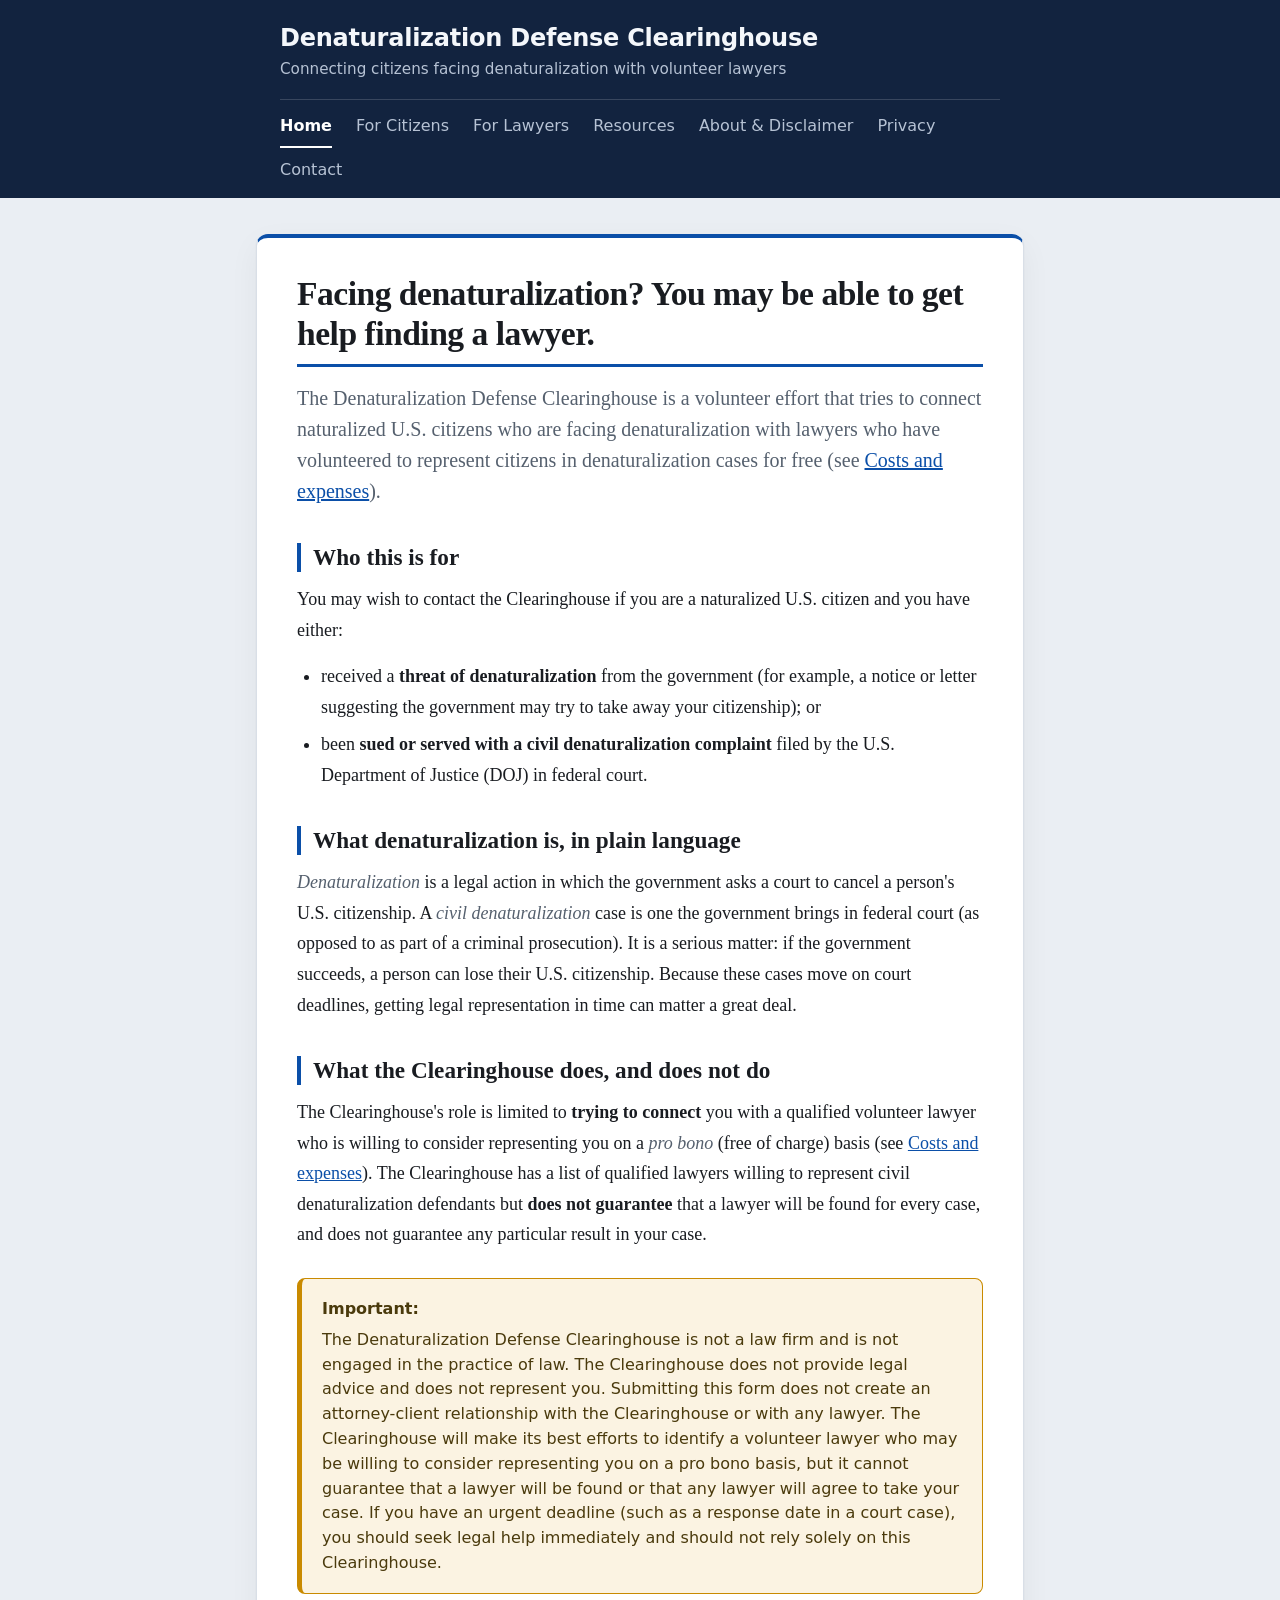
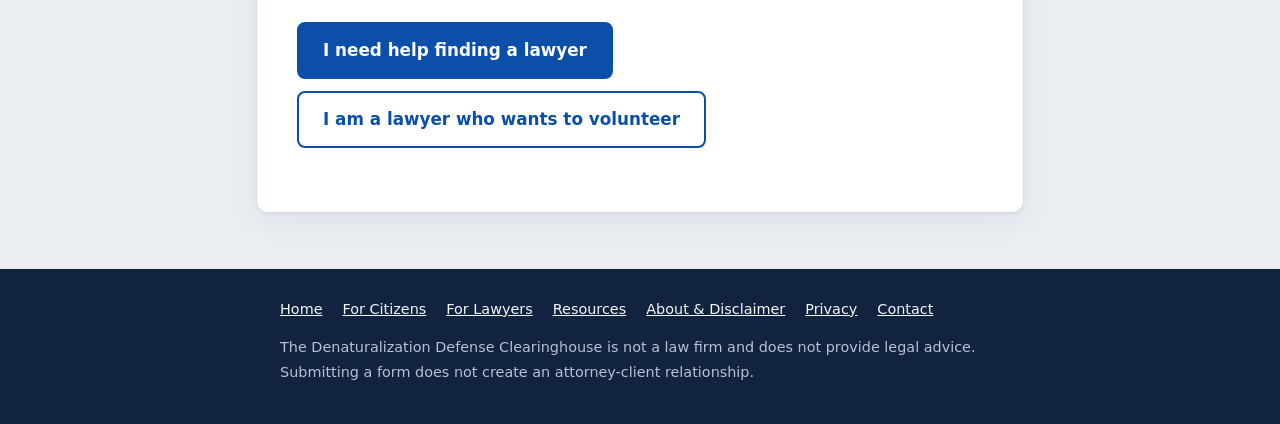
<file: index.html>
<!DOCTYPE html>
<html lang="en">
<head>
  <meta charset="UTF-8" />
  <meta name="viewport" content="width=device-width, initial-scale=1.0" />
  <title>Denaturalization Defense Clearinghouse</title>
  <meta name="description" content="A volunteer network that tries to connect naturalized U.S. citizens facing denaturalization with pro bono lawyers. Not a law firm; no legal advice." />
  <link rel="stylesheet" href="styles.css" />
</head>
<body>
  <a class="skip-link" href="#main">Skip to content</a>

  <header class="site-header">
    <div class="container">
      <p class="site-title">
        <a href="index.html">
          <span class="name">Denaturalization Defense Clearinghouse</span>
          <span class="tagline">Connecting citizens facing denaturalization with volunteer lawyers</span>
        </a>
      </p>
      <nav class="main-nav" aria-label="Primary">
        <ul>
          <li><a href="index.html" aria-current="page">Home</a></li>
          <li><a href="for-citizens.html">For Citizens</a></li>
          <li><a href="for-lawyers.html">For Lawyers</a></li>
          <li><a href="resources.html">Resources</a></li>
          <li><a href="about.html">About &amp; Disclaimer</a></li>
          <li><a href="privacy.html">Privacy</a></li>
          <li><a href="contact.html">Contact</a></li>
        </ul>
      </nav>
    </div>
  </header>

  <main id="main">
    <div class="container">
      <h1>Facing denaturalization? You may be able to get help finding a lawyer.</h1>

      <p class="lead">
        The Denaturalization Defense Clearinghouse is a volunteer effort that tries to
        connect naturalized U.S. citizens who are facing denaturalization with lawyers
        who have volunteered to represent citizens in denaturalization cases for free
        (see <a href="for-citizens.html#costs">Costs and expenses</a>).
      </p>

      <h2>Who this is for</h2>
      <p>You may wish to contact the Clearinghouse if you are a naturalized U.S. citizen and you have either:</p>
      <ul class="prose">
        <li>received a <strong>threat of denaturalization</strong> from the government (for example, a notice or letter suggesting the government may try to take away your citizenship); or</li>
        <li>been <strong>sued or served with a civil denaturalization complaint</strong> filed by the U.S. Department of Justice (DOJ) in federal court.</li>
      </ul>

      <h2>What denaturalization is, in plain language</h2>
      <p>
        <span class="define">Denaturalization</span> is a legal action in which the government
        asks a court to cancel a person's U.S. citizenship. A <span class="define">civil
        denaturalization</span> case is one the government brings in federal court (as opposed to
        as part of a criminal prosecution). It is a serious matter: if the government succeeds, a
        person can lose their U.S. citizenship. Because these cases move on court deadlines,
        getting legal representation in time can matter a great deal.
      </p>

      <h2>What the Clearinghouse does, and does not do</h2>
      <p>
        The Clearinghouse's role is limited to <strong>trying to connect</strong> you with a
        qualified volunteer lawyer who is willing to consider representing you on a
        <span class="define">pro bono</span> (free of charge) basis
        (see <a href="for-citizens.html#costs">Costs and expenses</a>). The Clearinghouse has a
        list of qualified lawyers willing to represent civil denaturalization defendants but
        <strong>does not guarantee</strong> that a lawyer will be found for every case, and does
        not guarantee any particular result in your case.
      </p>

      <div class="disclaimer" role="note" aria-label="Important disclaimer">
        <strong>Important:</strong>
        The Denaturalization Defense Clearinghouse is not a law firm and is not engaged in the
        practice of law. The Clearinghouse does not provide legal advice and does not represent
        you. Submitting this form does not create an attorney-client relationship with the
        Clearinghouse or with any lawyer. The Clearinghouse will make its best efforts to
        identify a volunteer lawyer who may be willing to consider representing you on a pro bono
        basis, but it cannot guarantee that a lawyer will be found or that any lawyer will agree
        to take your case. If you have an urgent deadline (such as a response date in a court
        case), you should seek legal help immediately and should not rely solely on this
        Clearinghouse.
      </div>

      <div class="actions">
        <a class="button" href="for-citizens.html">I need help finding a lawyer</a>
        <a class="button secondary" href="for-lawyers.html">I am a lawyer who wants to volunteer</a>
      </div>
    </div>
  </main>

  <footer class="site-footer">
    <div class="container">
      <nav aria-label="Footer">
        <ul>
          <li><a href="index.html">Home</a></li>
          <li><a href="for-citizens.html">For Citizens</a></li>
          <li><a href="for-lawyers.html">For Lawyers</a></li>
          <li><a href="resources.html">Resources</a></li>
          <li><a href="about.html">About &amp; Disclaimer</a></li>
          <li><a href="privacy.html">Privacy</a></li>
          <li><a href="contact.html">Contact</a></li>
        </ul>
      </nav>
      <p>
        The Denaturalization Defense Clearinghouse is not a law firm and does not provide legal
        advice. Submitting a form does not create an attorney-client relationship.
      </p>
    </div>
  </footer>
</body>
</html>
</file>
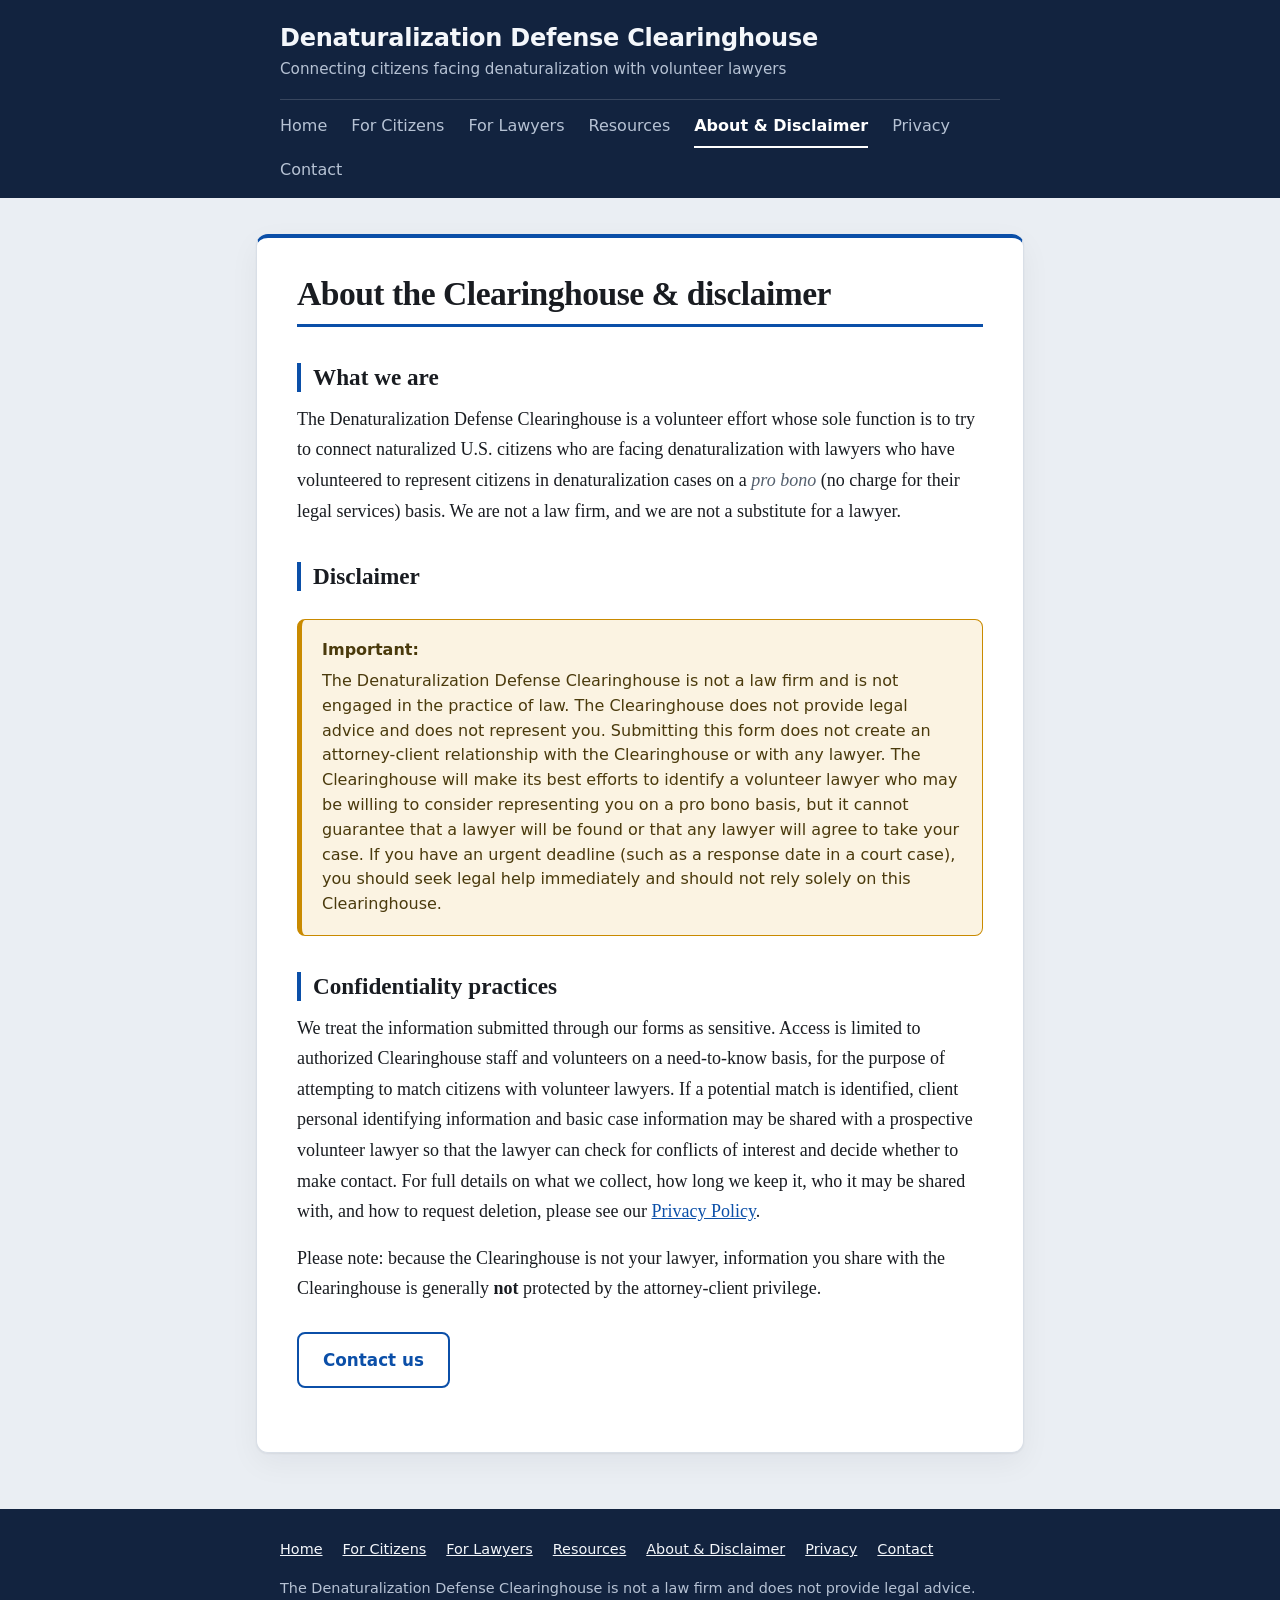
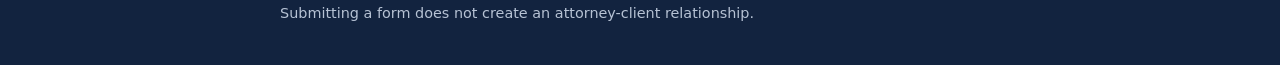
<file: about.html>
<!DOCTYPE html>
<html lang="en">
<head>
  <meta charset="UTF-8" />
  <meta name="viewport" content="width=device-width, initial-scale=1.0" />
  <title>About &amp; Disclaimer — Denaturalization Defense Clearinghouse</title>
  <meta name="description" content="About the Clearinghouse, its no-practice-of-law disclaimer, and its confidentiality practices." />
  <link rel="stylesheet" href="styles.css" />
</head>
<body>
  <a class="skip-link" href="#main">Skip to content</a>

  <header class="site-header">
    <div class="container">
      <p class="site-title">
        <a href="index.html">
          <span class="name">Denaturalization Defense Clearinghouse</span>
          <span class="tagline">Connecting citizens facing denaturalization with volunteer lawyers</span>
        </a>
      </p>
      <nav class="main-nav" aria-label="Primary">
        <ul>
          <li><a href="index.html">Home</a></li>
          <li><a href="for-citizens.html">For Citizens</a></li>
          <li><a href="for-lawyers.html">For Lawyers</a></li>
          <li><a href="resources.html">Resources</a></li>
          <li><a href="about.html" aria-current="page">About &amp; Disclaimer</a></li>
          <li><a href="privacy.html">Privacy</a></li>
          <li><a href="contact.html">Contact</a></li>
        </ul>
      </nav>
    </div>
  </header>

  <main id="main">
    <div class="container">
      <h1>About the Clearinghouse &amp; disclaimer</h1>

      <h2>What we are</h2>
      <p>
        The Denaturalization Defense Clearinghouse is a volunteer effort whose sole function is to
        try to connect naturalized U.S. citizens who are facing denaturalization with lawyers who
        have volunteered to represent citizens in denaturalization cases on a
        <span class="define">pro bono</span> (no charge for their legal services) basis. We are not
        a law firm, and we are not a substitute for a lawyer.
      </p>

      <h2>Disclaimer</h2>
      <div class="disclaimer" role="note" aria-label="Important disclaimer">
        <strong>Important:</strong>
        The Denaturalization Defense Clearinghouse is not a law firm and is not engaged in the
        practice of law. The Clearinghouse does not provide legal advice and does not represent
        you. Submitting this form does not create an attorney-client relationship with the
        Clearinghouse or with any lawyer. The Clearinghouse will make its best efforts to
        identify a volunteer lawyer who may be willing to consider representing you on a pro bono
        basis, but it cannot guarantee that a lawyer will be found or that any lawyer will agree
        to take your case. If you have an urgent deadline (such as a response date in a court
        case), you should seek legal help immediately and should not rely solely on this
        Clearinghouse.
      </div>

      <h2>Confidentiality practices</h2>
      <p>
        We treat the information submitted through our forms as sensitive. Access is limited to
        authorized Clearinghouse staff and volunteers on a need-to-know basis, for the purpose of
        attempting to match citizens with volunteer lawyers. If a potential match is identified,
        client personal identifying information and basic case information may be shared with a
        prospective volunteer lawyer so that the lawyer can check for conflicts of interest and
        decide whether to make contact. For full
        details on what we collect, how long we keep it, who it may be shared with, and how to
        request deletion, please see our <a href="privacy.html">Privacy Policy</a>.
      </p>
      <p>
        Please note: because the Clearinghouse is not your lawyer, information you share with the
        Clearinghouse is generally <strong>not</strong> protected by the attorney-client
        privilege.
      </p>

      <div class="actions">
        <a class="button secondary" href="contact.html">Contact us</a>
      </div>
    </div>
  </main>

  <footer class="site-footer">
    <div class="container">
      <nav aria-label="Footer">
        <ul>
          <li><a href="index.html">Home</a></li>
          <li><a href="for-citizens.html">For Citizens</a></li>
          <li><a href="for-lawyers.html">For Lawyers</a></li>
          <li><a href="resources.html">Resources</a></li>
          <li><a href="about.html">About &amp; Disclaimer</a></li>
          <li><a href="privacy.html">Privacy</a></li>
          <li><a href="contact.html">Contact</a></li>
        </ul>
      </nav>
      <p>
        The Denaturalization Defense Clearinghouse is not a law firm and does not provide legal
        advice. Submitting a form does not create an attorney-client relationship.
      </p>
    </div>
  </footer>
</body>
</html>
</file>
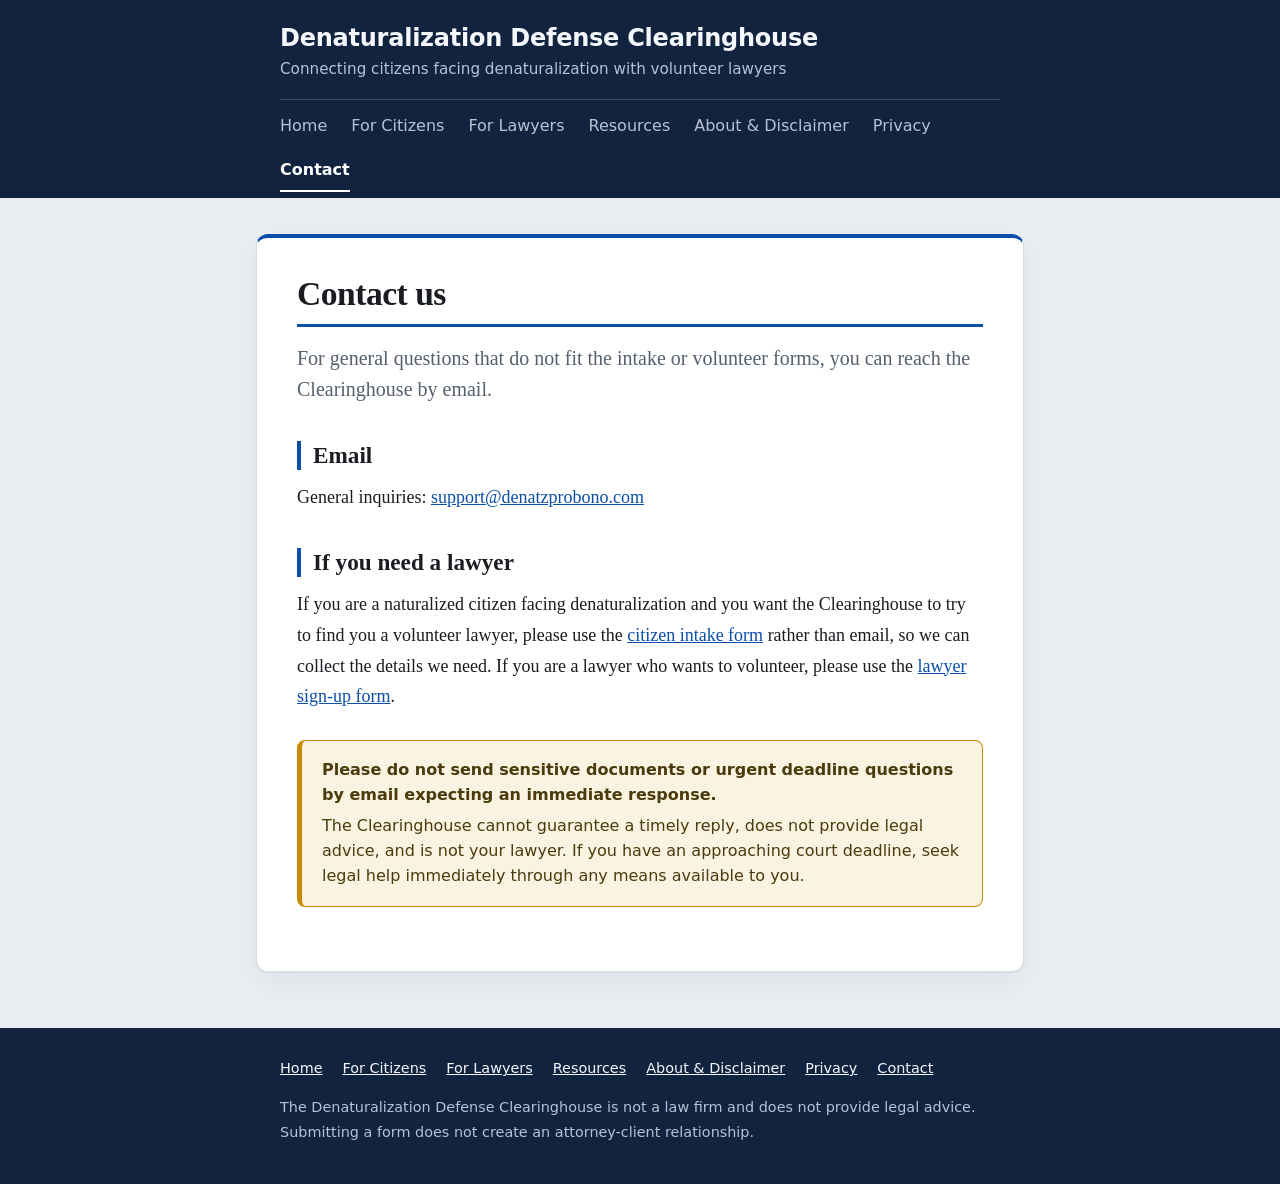
<file: contact.html>
<!DOCTYPE html>
<html lang="en">
<head>
  <meta charset="UTF-8" />
  <meta name="viewport" content="width=device-width, initial-scale=1.0" />
  <title>Contact — Denaturalization Defense Clearinghouse</title>
  <meta name="description" content="General contact information for questions that do not fit the citizen intake or lawyer sign-up forms." />
  <link rel="stylesheet" href="styles.css" />
</head>
<body>
  <a class="skip-link" href="#main">Skip to content</a>

  <header class="site-header">
    <div class="container">
      <p class="site-title">
        <a href="index.html">
          <span class="name">Denaturalization Defense Clearinghouse</span>
          <span class="tagline">Connecting citizens facing denaturalization with volunteer lawyers</span>
        </a>
      </p>
      <nav class="main-nav" aria-label="Primary">
        <ul>
          <li><a href="index.html">Home</a></li>
          <li><a href="for-citizens.html">For Citizens</a></li>
          <li><a href="for-lawyers.html">For Lawyers</a></li>
          <li><a href="resources.html">Resources</a></li>
          <li><a href="about.html">About &amp; Disclaimer</a></li>
          <li><a href="privacy.html">Privacy</a></li>
          <li><a href="contact.html" aria-current="page">Contact</a></li>
        </ul>
      </nav>
    </div>
  </header>

  <main id="main">
    <div class="container">
      <h1>Contact us</h1>

      <p class="lead">
        For general questions that do not fit the intake or volunteer forms, you can reach the
        Clearinghouse by email.
      </p>

      <h2>Email</h2>
      <p>
        General inquiries:
        <a href="mailto:support@denatzprobono.com">support@denatzprobono.com</a>
      </p>

      <h2>If you need a lawyer</h2>
      <p>
        If you are a naturalized citizen facing denaturalization and you want the Clearinghouse to
        try to find you a volunteer lawyer, please use the
        <a href="intake.html">citizen intake form</a> rather than email, so we can collect the
        details we need. If you are a lawyer who wants to volunteer, please use the
        <a href="lawyer-signup.html">lawyer sign-up form</a>.
      </p>

      <div class="disclaimer" role="note" aria-label="Urgent deadline reminder">
        <strong>Please do not send sensitive documents or urgent deadline questions by email
        expecting an immediate response.</strong>
        The Clearinghouse cannot guarantee a timely reply, does not provide legal advice, and is
        not your lawyer. If you have an approaching court deadline, seek legal help immediately
        through any means available to you.
      </div>
    </div>
  </main>

  <footer class="site-footer">
    <div class="container">
      <nav aria-label="Footer">
        <ul>
          <li><a href="index.html">Home</a></li>
          <li><a href="for-citizens.html">For Citizens</a></li>
          <li><a href="for-lawyers.html">For Lawyers</a></li>
          <li><a href="resources.html">Resources</a></li>
          <li><a href="about.html">About &amp; Disclaimer</a></li>
          <li><a href="privacy.html">Privacy</a></li>
          <li><a href="contact.html">Contact</a></li>
        </ul>
      </nav>
      <p>
        The Denaturalization Defense Clearinghouse is not a law firm and does not provide legal
        advice. Submitting a form does not create an attorney-client relationship.
      </p>
    </div>
  </footer>
</body>
</html>
</file>
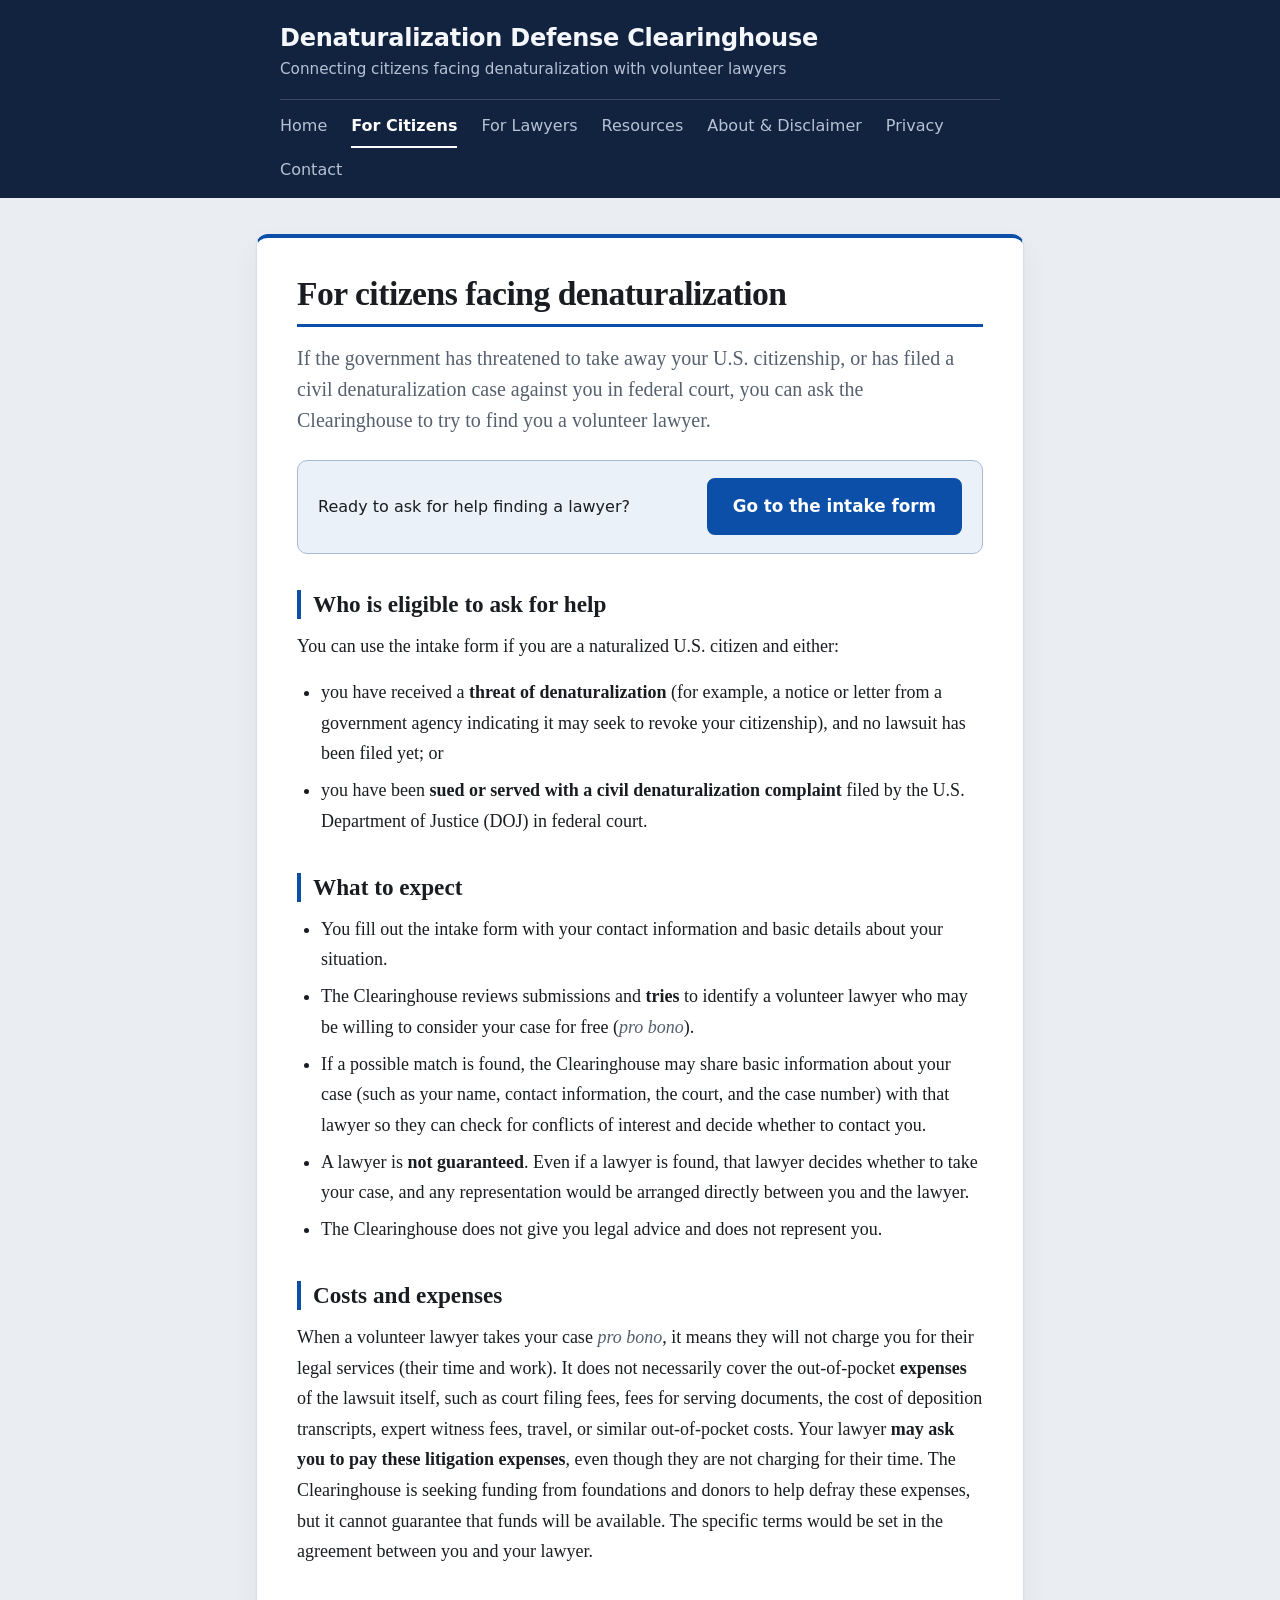
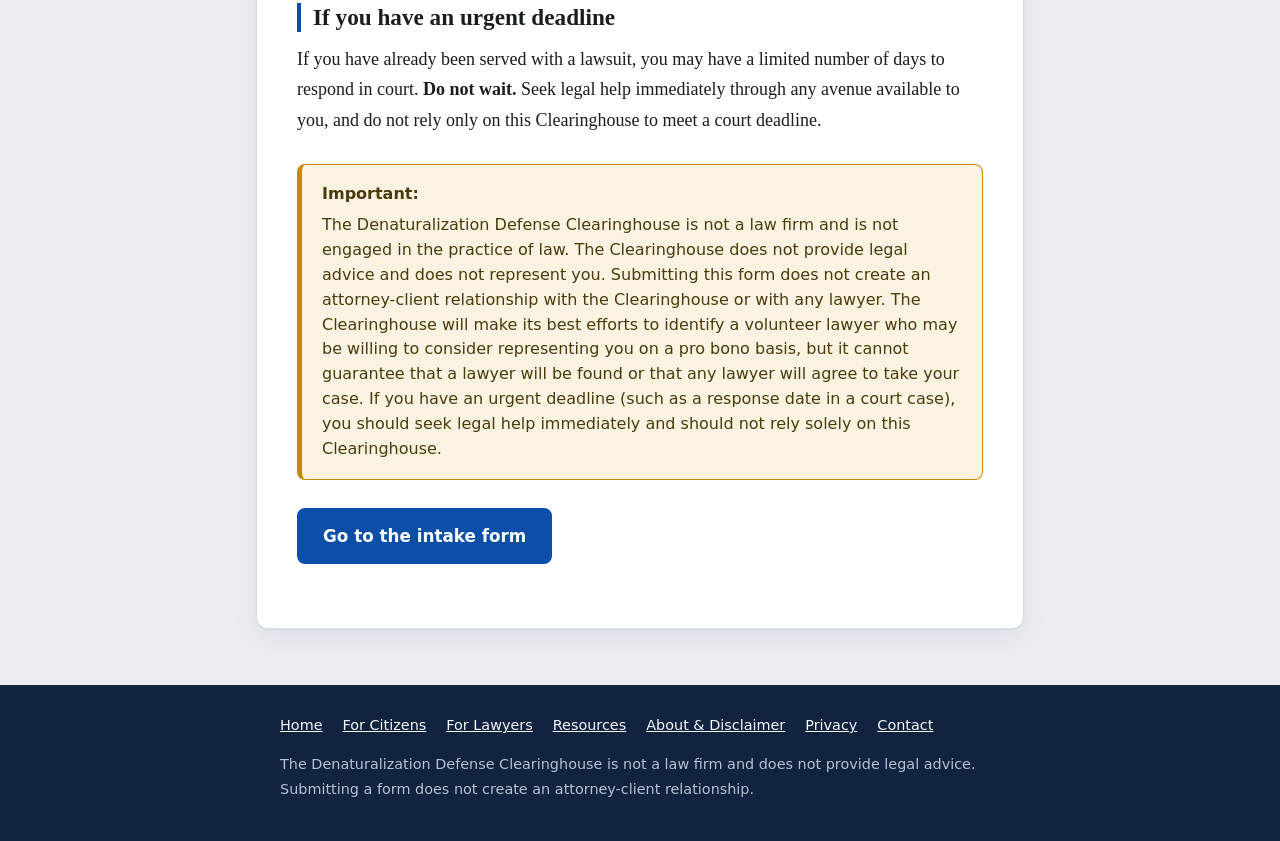
<file: for-citizens.html>
<!DOCTYPE html>
<html lang="en">
<head>
  <meta charset="UTF-8" />
  <meta name="viewport" content="width=device-width, initial-scale=1.0" />
  <title>For Citizens Facing Denaturalization — Denaturalization Defense Clearinghouse</title>
  <meta name="description" content="Who is eligible, what to expect, and how to ask the Clearinghouse to try to find you a volunteer lawyer." />
  <link rel="stylesheet" href="styles.css" />
</head>
<body>
  <a class="skip-link" href="#main">Skip to content</a>

  <header class="site-header">
    <div class="container">
      <p class="site-title">
        <a href="index.html">
          <span class="name">Denaturalization Defense Clearinghouse</span>
          <span class="tagline">Connecting citizens facing denaturalization with volunteer lawyers</span>
        </a>
      </p>
      <nav class="main-nav" aria-label="Primary">
        <ul>
          <li><a href="index.html">Home</a></li>
          <li><a href="for-citizens.html" aria-current="page">For Citizens</a></li>
          <li><a href="for-lawyers.html">For Lawyers</a></li>
          <li><a href="resources.html">Resources</a></li>
          <li><a href="about.html">About &amp; Disclaimer</a></li>
          <li><a href="privacy.html">Privacy</a></li>
          <li><a href="contact.html">Contact</a></li>
        </ul>
      </nav>
    </div>
  </header>

  <main id="main">
    <div class="container">
      <h1>For citizens facing denaturalization</h1>

      <p class="lead">
        If the government has threatened to take away your U.S. citizenship, or has filed a
        civil denaturalization case against you in federal court, you can ask the Clearinghouse
        to try to find you a volunteer lawyer.
      </p>

      <div class="cta-early">
        <p>Ready to ask for help finding a lawyer?</p>
        <a class="button" href="intake.html">Go to the intake form</a>
      </div>

      <h2>Who is eligible to ask for help</h2>
      <p>You can use the intake form if you are a naturalized U.S. citizen and either:</p>
      <ul class="prose">
        <li>you have received a <strong>threat of denaturalization</strong> (for example, a notice or letter from a government agency indicating it may seek to revoke your citizenship), and no lawsuit has been filed yet; or</li>
        <li>you have been <strong>sued or served with a civil denaturalization complaint</strong> filed by the U.S. Department of Justice (DOJ) in federal court.</li>
      </ul>

      <h2>What to expect</h2>
      <ul class="prose">
        <li>You fill out the intake form with your contact information and basic details about your situation.</li>
        <li>The Clearinghouse reviews submissions and <strong>tries</strong> to identify a volunteer lawyer who may be willing to consider your case for free (<span class="define">pro bono</span>).</li>
        <li>If a possible match is found, the Clearinghouse may share basic information about your case (such as your name, contact information, the court, and the case number) with that lawyer so they can check for conflicts of interest and decide whether to contact you.</li>
        <li>A lawyer is <strong>not guaranteed</strong>. Even if a lawyer is found, that lawyer decides whether to take your case, and any representation would be arranged directly between you and the lawyer.</li>
        <li>The Clearinghouse does not give you legal advice and does not represent you.</li>
      </ul>

      <h2 id="costs">Costs and expenses</h2>
      <p>
        When a volunteer lawyer takes your case <span class="define">pro bono</span>, it means they
        will not charge you for their legal services (their time and work). It does not necessarily
        cover the out-of-pocket <strong>expenses</strong> of the lawsuit itself, such as court
        filing fees, fees for serving documents, the cost of deposition transcripts, expert witness
        fees, travel, or similar out-of-pocket costs. Your lawyer <strong>may ask you to pay these
        litigation expenses</strong>,
        even though they are not charging for their time. The Clearinghouse is seeking funding from
        foundations and donors to help defray these expenses, but it cannot guarantee that funds
        will be available. The specific terms would be set in the agreement between you and your
        lawyer.
      </p>

      <h2>If you have an urgent deadline</h2>
      <p>
        If you have already been served with a lawsuit, you may have a limited number of days to
        respond in court. <strong>Do not wait.</strong> Seek legal help immediately through any
        avenue available to you, and do not rely only on this Clearinghouse to meet a court
        deadline.
      </p>

      <div class="disclaimer" role="note" aria-label="Important disclaimer">
        <strong>Important:</strong>
        The Denaturalization Defense Clearinghouse is not a law firm and is not engaged in the
        practice of law. The Clearinghouse does not provide legal advice and does not represent
        you. Submitting this form does not create an attorney-client relationship with the
        Clearinghouse or with any lawyer. The Clearinghouse will make its best efforts to
        identify a volunteer lawyer who may be willing to consider representing you on a pro bono
        basis, but it cannot guarantee that a lawyer will be found or that any lawyer will agree
        to take your case. If you have an urgent deadline (such as a response date in a court
        case), you should seek legal help immediately and should not rely solely on this
        Clearinghouse.
      </div>

      <div class="actions">
        <a class="button" href="intake.html">Go to the intake form</a>
      </div>
    </div>
  </main>

  <footer class="site-footer">
    <div class="container">
      <nav aria-label="Footer">
        <ul>
          <li><a href="index.html">Home</a></li>
          <li><a href="for-citizens.html">For Citizens</a></li>
          <li><a href="for-lawyers.html">For Lawyers</a></li>
          <li><a href="resources.html">Resources</a></li>
          <li><a href="about.html">About &amp; Disclaimer</a></li>
          <li><a href="privacy.html">Privacy</a></li>
          <li><a href="contact.html">Contact</a></li>
        </ul>
      </nav>
      <p>
        The Denaturalization Defense Clearinghouse is not a law firm and does not provide legal
        advice. Submitting a form does not create an attorney-client relationship.
      </p>
    </div>
  </footer>
</body>
</html>
</file>
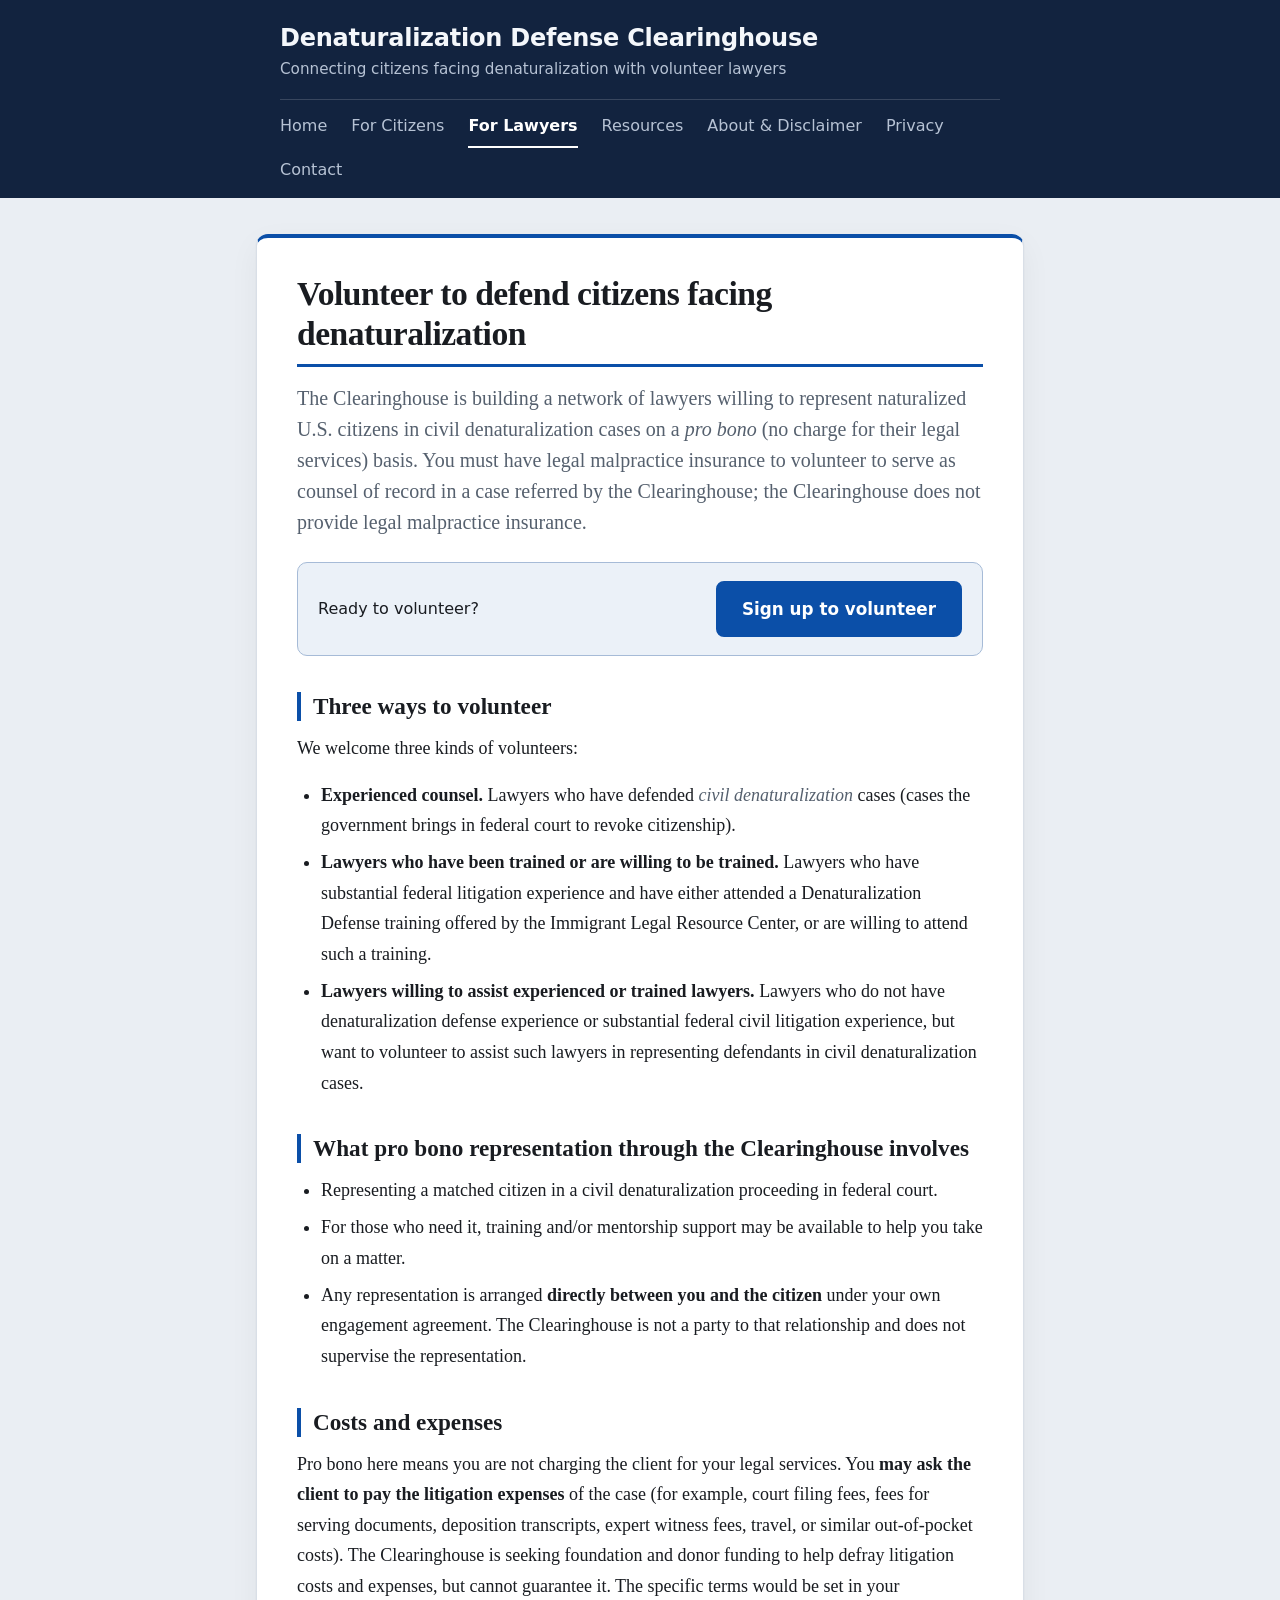
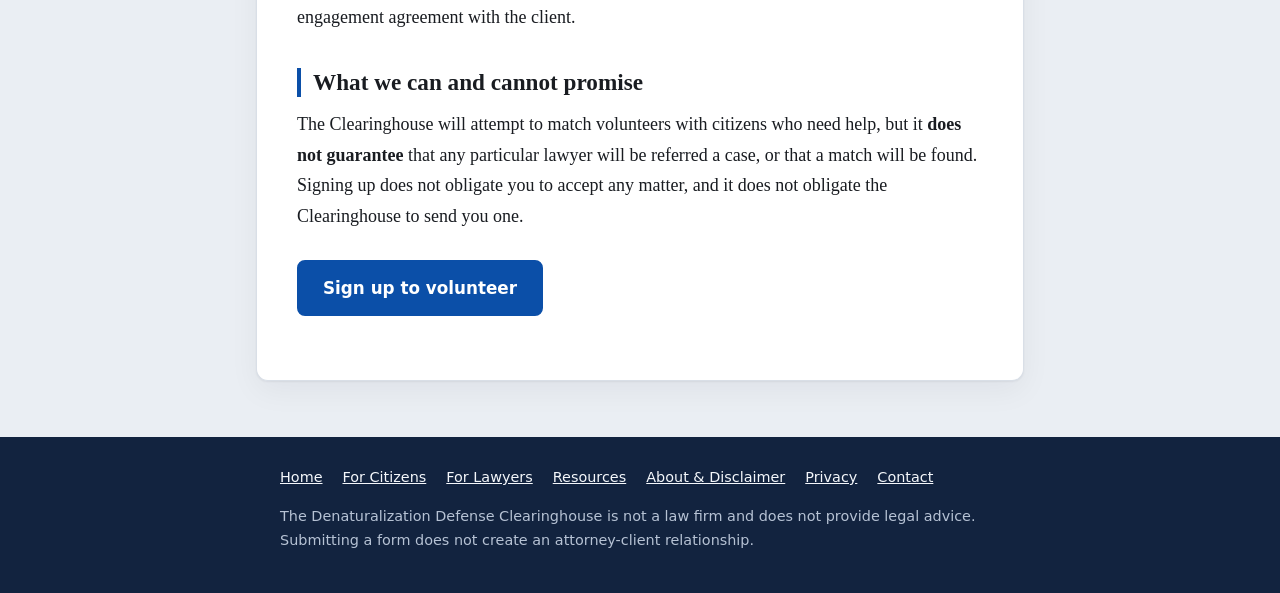
<file: for-lawyers.html>
<!DOCTYPE html>
<html lang="en">
<head>
  <meta charset="UTF-8" />
  <meta name="viewport" content="width=device-width, initial-scale=1.0" />
  <title>For Lawyers / Volunteer — Denaturalization Defense Clearinghouse</title>
  <meta name="description" content="Volunteer to represent naturalized citizens facing denaturalization. Two tracks: experienced counsel, and lawyers willing to be trained." />
  <link rel="stylesheet" href="styles.css" />
</head>
<body>
  <a class="skip-link" href="#main">Skip to content</a>

  <header class="site-header">
    <div class="container">
      <p class="site-title">
        <a href="index.html">
          <span class="name">Denaturalization Defense Clearinghouse</span>
          <span class="tagline">Connecting citizens facing denaturalization with volunteer lawyers</span>
        </a>
      </p>
      <nav class="main-nav" aria-label="Primary">
        <ul>
          <li><a href="index.html">Home</a></li>
          <li><a href="for-citizens.html">For Citizens</a></li>
          <li><a href="for-lawyers.html" aria-current="page">For Lawyers</a></li>
          <li><a href="resources.html">Resources</a></li>
          <li><a href="about.html">About &amp; Disclaimer</a></li>
          <li><a href="privacy.html">Privacy</a></li>
          <li><a href="contact.html">Contact</a></li>
        </ul>
      </nav>
    </div>
  </header>

  <main id="main">
    <div class="container">
      <h1>Volunteer to defend citizens facing denaturalization</h1>

      <p class="lead">
        The Clearinghouse is building a network of lawyers willing to represent naturalized
        U.S. citizens in civil denaturalization cases on a <span class="define">pro bono</span>
        (no charge for their legal services) basis. You must have legal malpractice insurance to
        volunteer to serve as counsel of record in a case referred by the Clearinghouse; the
        Clearinghouse does not provide legal malpractice insurance.
      </p>

      <div class="cta-early">
        <p>Ready to volunteer?</p>
        <a class="button" href="lawyer-signup.html">Sign up to volunteer</a>
      </div>

      <h2>Three ways to volunteer</h2>
      <p>We welcome three kinds of volunteers:</p>
      <ul class="prose">
        <li>
          <strong>Experienced counsel.</strong> Lawyers who have defended
          <span class="define">civil denaturalization</span> cases (cases the government brings
          in federal court to revoke citizenship).
        </li>
        <li>
          <strong>Lawyers who have been trained or are willing to be trained.</strong> Lawyers who
          have substantial federal litigation experience and have either attended a Denaturalization
          Defense training offered by the Immigrant Legal Resource Center, or are willing to attend
          such a training.
        </li>
        <li>
          <strong>Lawyers willing to assist experienced or trained lawyers.</strong> Lawyers who do
          not have denaturalization defense experience or substantial federal civil litigation
          experience, but want to volunteer to assist such lawyers in representing defendants in
          civil denaturalization cases.
        </li>
      </ul>

      <h2>What pro bono representation through the Clearinghouse involves</h2>
      <ul class="prose">
        <li>Representing a matched citizen in a civil denaturalization proceeding in federal court.</li>
        <li>For those who need it, training and/or mentorship support may be available to help you take on a matter.</li>
        <li>Any representation is arranged <strong>directly between you and the citizen</strong> under your own engagement agreement. The Clearinghouse is not a party to that relationship and does not supervise the representation.</li>
      </ul>

      <h2>Costs and expenses</h2>
      <p>
        Pro bono here means you are not charging the client for your legal services. You
        <strong>may ask the client to pay the litigation expenses</strong> of the case (for example,
        court filing fees, fees for serving documents, deposition transcripts, expert witness fees,
        travel, or similar out-of-pocket costs). The Clearinghouse is seeking foundation and donor
        funding to help defray litigation costs and expenses, but cannot guarantee it. The specific terms would be set in your engagement
        agreement with the client.
      </p>

      <h2>What we can and cannot promise</h2>
      <p>
        The Clearinghouse will attempt to match volunteers with citizens who need help, but it
        <strong>does not guarantee</strong> that any particular lawyer will be referred a case, or
        that a match will be found. Signing up does not obligate you to accept any matter, and it
        does not obligate the Clearinghouse to send you one.
      </p>

      <div class="actions">
        <a class="button" href="lawyer-signup.html">Sign up to volunteer</a>
      </div>
    </div>
  </main>

  <footer class="site-footer">
    <div class="container">
      <nav aria-label="Footer">
        <ul>
          <li><a href="index.html">Home</a></li>
          <li><a href="for-citizens.html">For Citizens</a></li>
          <li><a href="for-lawyers.html">For Lawyers</a></li>
          <li><a href="resources.html">Resources</a></li>
          <li><a href="about.html">About &amp; Disclaimer</a></li>
          <li><a href="privacy.html">Privacy</a></li>
          <li><a href="contact.html">Contact</a></li>
        </ul>
      </nav>
      <p>
        The Denaturalization Defense Clearinghouse is not a law firm and does not provide legal
        advice. Submitting a form does not create an attorney-client relationship.
      </p>
    </div>
  </footer>
</body>
</html>
</file>
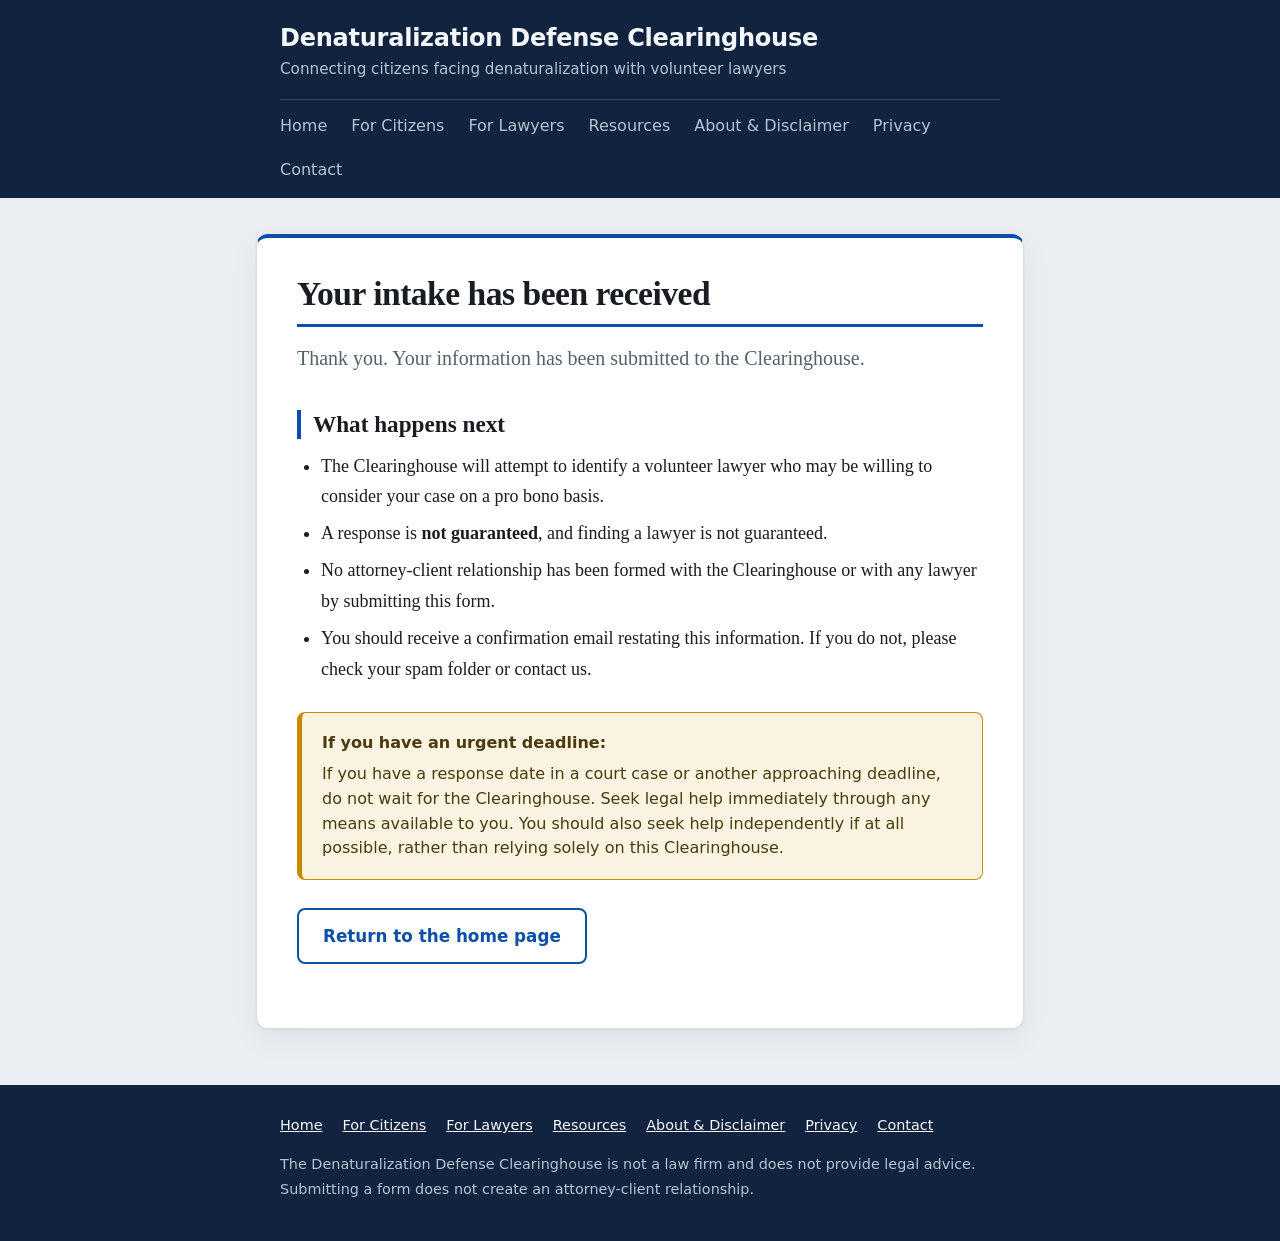
<file: intake-confirmation.html>
<!DOCTYPE html>
<html lang="en">
<head>
  <meta charset="UTF-8" />
  <meta name="viewport" content="width=device-width, initial-scale=1.0" />
  <title>Intake Received — Denaturalization Defense Clearinghouse</title>
  <meta name="description" content="Your intake was received. The Clearinghouse will try to identify a volunteer lawyer. No attorney-client relationship has been formed." />
  <link rel="stylesheet" href="styles.css" />
</head>
<body>
  <a class="skip-link" href="#main">Skip to content</a>

  <header class="site-header">
    <div class="container">
      <p class="site-title">
        <a href="index.html">
          <span class="name">Denaturalization Defense Clearinghouse</span>
          <span class="tagline">Connecting citizens facing denaturalization with volunteer lawyers</span>
        </a>
      </p>
      <nav class="main-nav" aria-label="Primary">
        <ul>
          <li><a href="index.html">Home</a></li>
          <li><a href="for-citizens.html">For Citizens</a></li>
          <li><a href="for-lawyers.html">For Lawyers</a></li>
          <li><a href="resources.html">Resources</a></li>
          <li><a href="about.html">About &amp; Disclaimer</a></li>
          <li><a href="privacy.html">Privacy</a></li>
          <li><a href="contact.html">Contact</a></li>
        </ul>
      </nav>
    </div>
  </header>

  <main id="main">
    <div class="container">
      <h1>Your intake has been received</h1>
      <p class="lead">Thank you. Your information has been submitted to the Clearinghouse.</p>

      <h2>What happens next</h2>
      <ul class="prose">
        <li>The Clearinghouse will attempt to identify a volunteer lawyer who may be willing to consider your case on a pro bono basis.</li>
        <li>A response is <strong>not guaranteed</strong>, and finding a lawyer is not guaranteed.</li>
        <li>No attorney-client relationship has been formed with the Clearinghouse or with any lawyer by submitting this form.</li>
        <li>You should receive a confirmation email restating this information. If you do not, please check your spam folder or contact us.</li>
      </ul>

      <div class="disclaimer" role="note" aria-label="Urgent deadline reminder">
        <strong>If you have an urgent deadline:</strong>
        If you have a response date in a court case or another approaching deadline, do not wait
        for the Clearinghouse. Seek legal help immediately through any means available to you.
        You should also seek help independently if at all possible, rather than relying solely on
        this Clearinghouse.
      </div>

      <div class="actions">
        <a class="button secondary" href="index.html">Return to the home page</a>
      </div>
    </div>
  </main>

  <footer class="site-footer">
    <div class="container">
      <nav aria-label="Footer">
        <ul>
          <li><a href="index.html">Home</a></li>
          <li><a href="for-citizens.html">For Citizens</a></li>
          <li><a href="for-lawyers.html">For Lawyers</a></li>
          <li><a href="resources.html">Resources</a></li>
          <li><a href="about.html">About &amp; Disclaimer</a></li>
          <li><a href="privacy.html">Privacy</a></li>
          <li><a href="contact.html">Contact</a></li>
        </ul>
      </nav>
      <p>
        The Denaturalization Defense Clearinghouse is not a law firm and does not provide legal
        advice. Submitting a form does not create an attorney-client relationship.
      </p>
    </div>
  </footer>
</body>
</html>
</file>
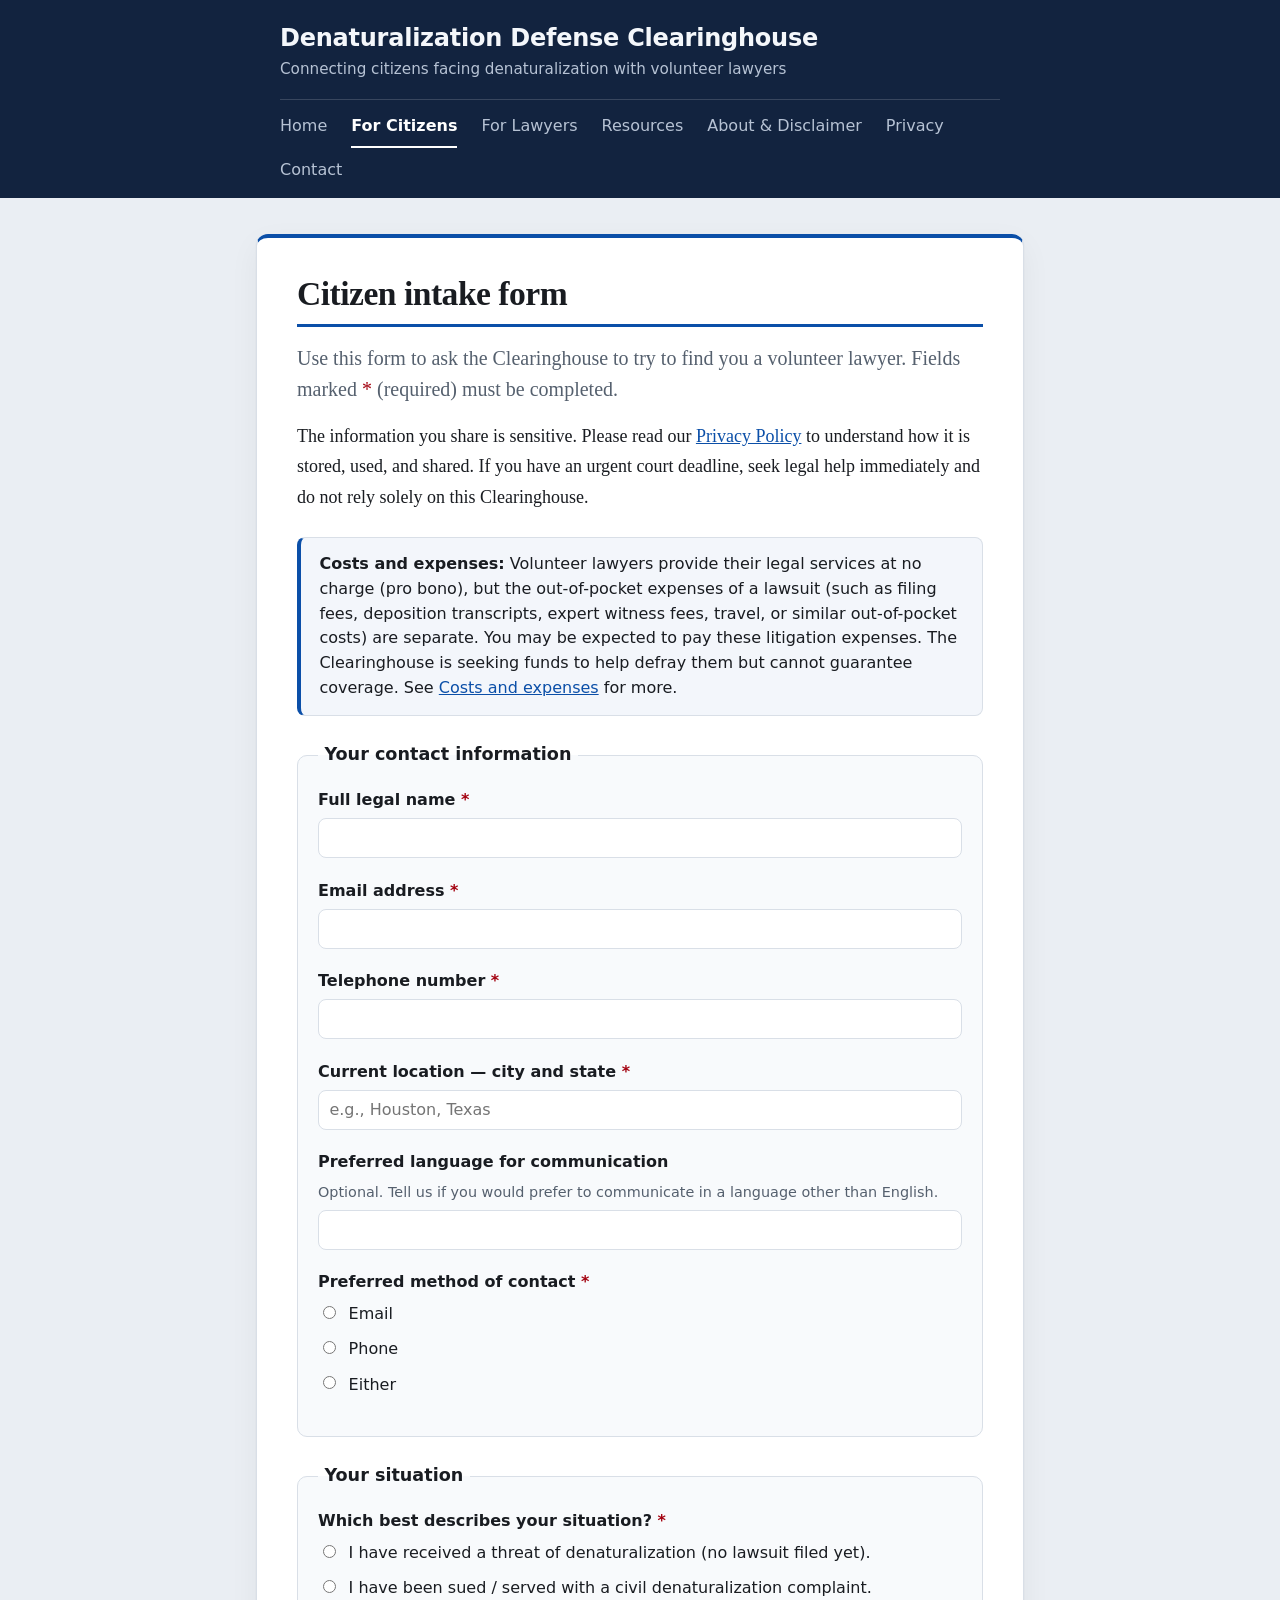
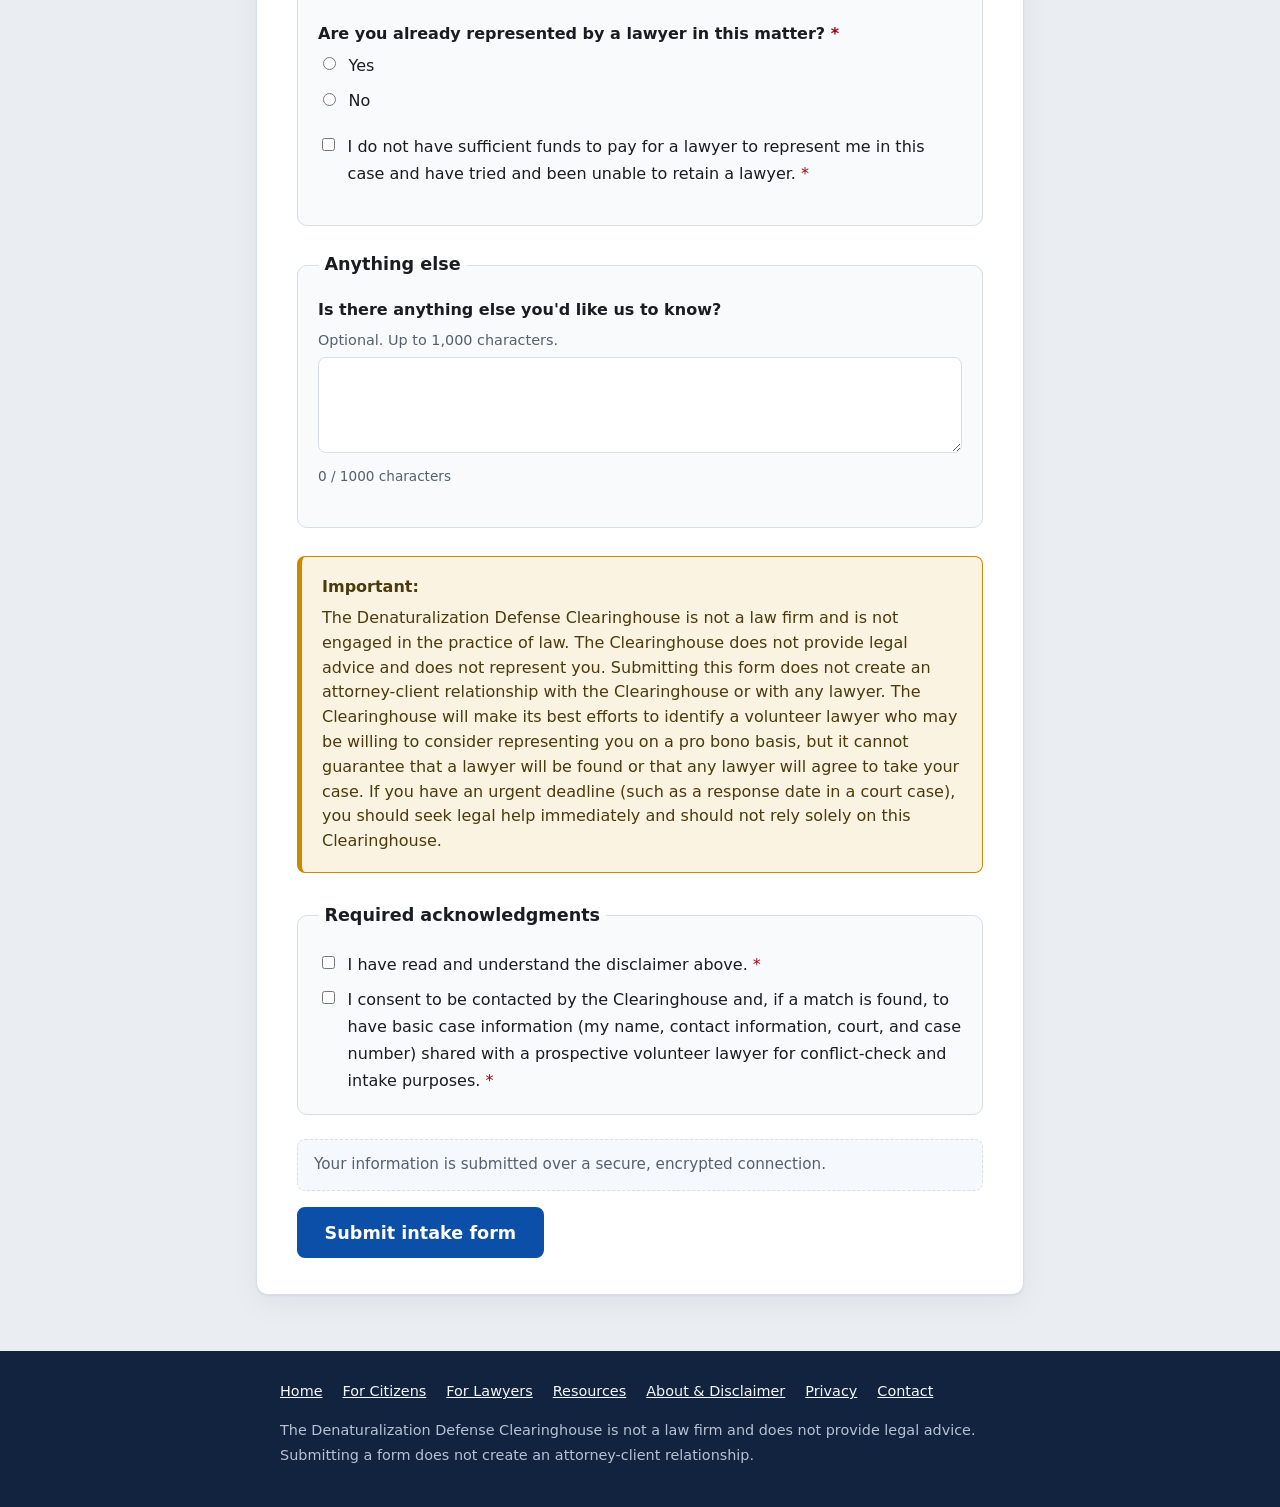
<file: intake.html>
<!DOCTYPE html>
<html lang="en">
<head>
  <meta charset="UTF-8" />
  <meta name="viewport" content="width=device-width, initial-scale=1.0" />
  <title>Citizen Intake Form — Denaturalization Defense Clearinghouse</title>
  <meta name="description" content="Intake form to ask the Clearinghouse to try to find you a volunteer lawyer. Not legal advice; no attorney-client relationship is created." />
  <link rel="stylesheet" href="styles.css" />
</head>
<body>
  <a class="skip-link" href="#main">Skip to content</a>

  <header class="site-header">
    <div class="container">
      <p class="site-title">
        <a href="index.html">
          <span class="name">Denaturalization Defense Clearinghouse</span>
          <span class="tagline">Connecting citizens facing denaturalization with volunteer lawyers</span>
        </a>
      </p>
      <nav class="main-nav" aria-label="Primary">
        <ul>
          <li><a href="index.html">Home</a></li>
          <li><a href="for-citizens.html" aria-current="page">For Citizens</a></li>
          <li><a href="for-lawyers.html">For Lawyers</a></li>
          <li><a href="resources.html">Resources</a></li>
          <li><a href="about.html">About &amp; Disclaimer</a></li>
          <li><a href="privacy.html">Privacy</a></li>
          <li><a href="contact.html">Contact</a></li>
        </ul>
      </nav>
    </div>
  </header>

  <main id="main">
    <div class="container">
      <h1>Citizen intake form</h1>
      <p class="lead">
        Use this form to ask the Clearinghouse to try to find you a volunteer lawyer. Fields
        marked <span class="req" aria-hidden="true">*</span> (required) must be completed.
      </p>
      <p>
        The information you share is sensitive. Please read our
        <a href="privacy.html">Privacy Policy</a> to understand how it is stored, used, and
        shared. If you have an urgent court deadline, seek legal help immediately and do not
        rely solely on this Clearinghouse.
      </p>

      <div class="callout" role="note" aria-label="Costs and expenses">
        <p>
          <strong>Costs and expenses:</strong> Volunteer lawyers provide their legal services at no
          charge (pro bono), but the out-of-pocket expenses of a lawsuit (such as filing fees,
          deposition transcripts, expert witness fees, travel, or similar out-of-pocket costs) are
          separate. You may be expected
          to pay these litigation expenses. The Clearinghouse is seeking funds to help defray them
          but cannot guarantee coverage. See
          <a href="for-citizens.html#costs">Costs and expenses</a> for more.
        </p>
      </div>

      <form action="#" method="post" novalidate data-guard data-form-type="citizen" data-success="intake-confirmation.html" aria-describedby="disclaimer-above-submit">
        <input type="hidden" name="form_type" value="citizen" />
        <div class="hp-field" aria-hidden="true">
          <label for="company">Company (leave blank)</label>
          <input type="text" id="company" name="company" tabindex="-1" autocomplete="off" />
        </div>
        <!-- CONTACT / IDENTITY -->
        <fieldset>
          <legend>Your contact information</legend>

          <div class="field">
            <label for="fullname">Full legal name <span class="req">*</span></label>
            <input type="text" id="fullname" name="full_name" autocomplete="name" required />
          </div>

          <div class="field">
            <label for="email">Email address <span class="req">*</span></label>
            <input type="email" id="email" name="email" autocomplete="email" required />
          </div>

          <div class="field">
            <label for="phone">Telephone number <span class="req">*</span></label>
            <input type="tel" id="phone" name="phone" autocomplete="tel" required />
          </div>

          <div class="field">
            <label for="location">Current location — city and state <span class="req">*</span></label>
            <input type="text" id="location" name="location" autocomplete="address-level2" placeholder="e.g., Houston, Texas" required />
          </div>

          <div class="field">
            <label for="language">Preferred language for communication</label>
            <span class="hint" id="language-hint">Optional. Tell us if you would prefer to communicate in a language other than English.</span>
            <input type="text" id="language" name="preferred_language" aria-describedby="language-hint" />
          </div>

          <div class="field">
            <span class="label" id="contact-method-label" style="font-weight:600;display:block;margin-bottom:0.3rem;">Preferred method of contact <span class="req">*</span></span>
            <div class="radio-group" role="radiogroup" aria-labelledby="contact-method-label">
              <div class="radio-option">
                <input type="radio" id="cm-email" name="contact_method" value="email" required />
                <label for="cm-email">Email</label>
              </div>
              <div class="radio-option">
                <input type="radio" id="cm-phone" name="contact_method" value="phone" />
                <label for="cm-phone">Phone</label>
              </div>
              <div class="radio-option">
                <input type="radio" id="cm-either" name="contact_method" value="either" />
                <label for="cm-either">Either</label>
              </div>
            </div>
          </div>
        </fieldset>

        <!-- CASE STATUS -->
        <fieldset>
          <legend>Your situation</legend>
          <div class="field">
            <span class="label" id="case-status-label" style="font-weight:600;display:block;margin-bottom:0.3rem;">Which best describes your situation? <span class="req">*</span></span>
            <div class="radio-group" role="radiogroup" aria-labelledby="case-status-label">
              <div class="radio-option">
                <input type="radio" id="status-threat" name="case_status" value="threat" required />
                <label for="status-threat">I have received a threat of denaturalization (no lawsuit filed yet).</label>
              </div>
              <div class="radio-option">
                <input type="radio" id="status-sued" name="case_status" value="sued" />
                <label for="status-sued">I have been sued / served with a civil denaturalization complaint.</label>
              </div>
            </div>
          </div>

          <!-- CONDITIONAL: threat -->
          <div class="conditional" data-show-when="case_status:threat" hidden>
            <h3>About the threat</h3>

            <div class="field">
              <label for="threat-date">Date the threat was received</label>
              <input type="date" id="threat-date" name="threat_date" />
            </div>

            <div class="field">
              <label for="threat-how">How the threat was received</label>
              <select id="threat-how" name="threat_how">
                <option value="">Select one…</option>
                <option value="uscis-notice">Letter / notice from USCIS</option>
                <option value="doj-notice">Letter / notice from DOJ</option>
                <option value="in-person">In-person or interview statement</option>
                <option value="other">Other</option>
              </select>
            </div>

            <div class="field" id="threat-how-other-wrap">
              <label for="threat-how-other">If "Other," please describe how</label>
              <input type="text" id="threat-how-other" name="threat_how_other" />
            </div>

            <div class="field">
              <label for="threat-desc">Brief description of the threat</label>
              <span class="hint" id="threat-desc-hint">Optional.</span>
              <textarea id="threat-desc" name="threat_desc" maxlength="1000" aria-describedby="threat-desc-hint threat-desc-count"></textarea>
              <span class="char-count" id="threat-desc-count" aria-live="polite"></span>
            </div>
          </div>

          <!-- CONDITIONAL: sued -->
          <div class="conditional" data-show-when="case_status:sued" hidden>
            <h3>About the lawsuit</h3>

            <div class="field">
              <label for="district">Federal district court in which the case was filed</label>
              <span class="hint" id="district-hint">Start typing to search the 94 federal judicial districts, or type your own if you are not sure.</span>
              <input type="search" id="district" name="district" list="districts" aria-describedby="district-hint" />
              <datalist id="districts">
                <option value="U.S. District Court, Northern District of Alabama"></option>
                <option value="U.S. District Court, Middle District of Alabama"></option>
                <option value="U.S. District Court, Southern District of Alabama"></option>
                <option value="U.S. District Court, District of Alaska"></option>
                <option value="U.S. District Court, District of Arizona"></option>
                <option value="U.S. District Court, Eastern District of Arkansas"></option>
                <option value="U.S. District Court, Western District of Arkansas"></option>
                <option value="U.S. District Court, Northern District of California"></option>
                <option value="U.S. District Court, Eastern District of California"></option>
                <option value="U.S. District Court, Central District of California"></option>
                <option value="U.S. District Court, Southern District of California"></option>
                <option value="U.S. District Court, District of Colorado"></option>
                <option value="U.S. District Court, District of Connecticut"></option>
                <option value="U.S. District Court, District of Delaware"></option>
                <option value="U.S. District Court, District of Columbia"></option>
                <option value="U.S. District Court, Northern District of Florida"></option>
                <option value="U.S. District Court, Middle District of Florida"></option>
                <option value="U.S. District Court, Southern District of Florida"></option>
                <option value="U.S. District Court, Northern District of Georgia"></option>
                <option value="U.S. District Court, Middle District of Georgia"></option>
                <option value="U.S. District Court, Southern District of Georgia"></option>
                <option value="U.S. District Court, District of Guam"></option>
                <option value="U.S. District Court, District of Hawaii"></option>
                <option value="U.S. District Court, District of Idaho"></option>
                <option value="U.S. District Court, Northern District of Illinois"></option>
                <option value="U.S. District Court, Central District of Illinois"></option>
                <option value="U.S. District Court, Southern District of Illinois"></option>
                <option value="U.S. District Court, Northern District of Indiana"></option>
                <option value="U.S. District Court, Southern District of Indiana"></option>
                <option value="U.S. District Court, Northern District of Iowa"></option>
                <option value="U.S. District Court, Southern District of Iowa"></option>
                <option value="U.S. District Court, District of Kansas"></option>
                <option value="U.S. District Court, Eastern District of Kentucky"></option>
                <option value="U.S. District Court, Western District of Kentucky"></option>
                <option value="U.S. District Court, Eastern District of Louisiana"></option>
                <option value="U.S. District Court, Middle District of Louisiana"></option>
                <option value="U.S. District Court, Western District of Louisiana"></option>
                <option value="U.S. District Court, District of Maine"></option>
                <option value="U.S. District Court, District of Maryland"></option>
                <option value="U.S. District Court, District of Massachusetts"></option>
                <option value="U.S. District Court, Eastern District of Michigan"></option>
                <option value="U.S. District Court, Western District of Michigan"></option>
                <option value="U.S. District Court, District of Minnesota"></option>
                <option value="U.S. District Court, Northern District of Mississippi"></option>
                <option value="U.S. District Court, Southern District of Mississippi"></option>
                <option value="U.S. District Court, Eastern District of Missouri"></option>
                <option value="U.S. District Court, Western District of Missouri"></option>
                <option value="U.S. District Court, District of Montana"></option>
                <option value="U.S. District Court, District of Nebraska"></option>
                <option value="U.S. District Court, District of Nevada"></option>
                <option value="U.S. District Court, District of New Hampshire"></option>
                <option value="U.S. District Court, District of New Jersey"></option>
                <option value="U.S. District Court, District of New Mexico"></option>
                <option value="U.S. District Court, Northern District of New York"></option>
                <option value="U.S. District Court, Southern District of New York"></option>
                <option value="U.S. District Court, Eastern District of New York"></option>
                <option value="U.S. District Court, Western District of New York"></option>
                <option value="U.S. District Court, Eastern District of North Carolina"></option>
                <option value="U.S. District Court, Middle District of North Carolina"></option>
                <option value="U.S. District Court, Western District of North Carolina"></option>
                <option value="U.S. District Court, District of North Dakota"></option>
                <option value="U.S. District Court, District of the Northern Mariana Islands"></option>
                <option value="U.S. District Court, Northern District of Ohio"></option>
                <option value="U.S. District Court, Southern District of Ohio"></option>
                <option value="U.S. District Court, Northern District of Oklahoma"></option>
                <option value="U.S. District Court, Eastern District of Oklahoma"></option>
                <option value="U.S. District Court, Western District of Oklahoma"></option>
                <option value="U.S. District Court, District of Oregon"></option>
                <option value="U.S. District Court, Eastern District of Pennsylvania"></option>
                <option value="U.S. District Court, Middle District of Pennsylvania"></option>
                <option value="U.S. District Court, Western District of Pennsylvania"></option>
                <option value="U.S. District Court, District of Puerto Rico"></option>
                <option value="U.S. District Court, District of Rhode Island"></option>
                <option value="U.S. District Court, District of South Carolina"></option>
                <option value="U.S. District Court, District of South Dakota"></option>
                <option value="U.S. District Court, Eastern District of Tennessee"></option>
                <option value="U.S. District Court, Middle District of Tennessee"></option>
                <option value="U.S. District Court, Western District of Tennessee"></option>
                <option value="U.S. District Court, Northern District of Texas"></option>
                <option value="U.S. District Court, Southern District of Texas"></option>
                <option value="U.S. District Court, Eastern District of Texas"></option>
                <option value="U.S. District Court, Western District of Texas"></option>
                <option value="U.S. District Court, District of Utah"></option>
                <option value="U.S. District Court, District of Vermont"></option>
                <option value="U.S. District Court, District of the Virgin Islands"></option>
                <option value="U.S. District Court, Eastern District of Virginia"></option>
                <option value="U.S. District Court, Western District of Virginia"></option>
                <option value="U.S. District Court, Eastern District of Washington"></option>
                <option value="U.S. District Court, Western District of Washington"></option>
                <option value="U.S. District Court, Northern District of West Virginia"></option>
                <option value="U.S. District Court, Southern District of West Virginia"></option>
                <option value="U.S. District Court, Eastern District of Wisconsin"></option>
                <option value="U.S. District Court, Western District of Wisconsin"></option>
                <option value="U.S. District Court, District of Wyoming"></option>
              </datalist>
            </div>

            <div class="field">
              <label for="case-number">Case number <span class="req" data-cond-required>*</span></label>
              <span class="hint" id="case-number-hint">Format example: 1:24-cv-01234</span>
              <input type="text" id="case-number" name="case_number" placeholder="1:24-cv-01234" aria-describedby="case-number-hint" data-cond-required />
            </div>

            <div class="field">
              <label for="filed-date">Date the lawsuit was filed</label>
              <span class="hint" id="filed-date-hint">Optional if unknown.</span>
              <input type="date" id="filed-date" name="filed_date" aria-describedby="filed-date-hint" />
            </div>

            <div class="field">
              <label for="served-date">Date you were served with the complaint</label>
              <span class="hint" id="served-date-hint">Optional if unknown.</span>
              <input type="date" id="served-date" name="served_date" aria-describedby="served-date-hint" />
            </div>
          </div>

          <!-- REPRESENTATION -->
          <div class="field">
            <span class="label" id="represented-label" style="font-weight:600;display:block;margin-bottom:0.3rem;">Are you already represented by a lawyer in this matter? <span class="req">*</span></span>
            <div class="radio-group" role="radiogroup" aria-labelledby="represented-label">
              <div class="radio-option">
                <input type="radio" id="rep-yes" name="represented" value="yes" required />
                <label for="rep-yes">Yes</label>
              </div>
              <div class="radio-option">
                <input type="radio" id="rep-no" name="represented" value="no" />
                <label for="rep-no">No</label>
              </div>
            </div>
          </div>

          <!-- CONDITIONAL: already represented -->
          <div class="conditional" data-show-when="represented:yes" hidden>
            <div class="field">
              <label for="represented-reason">Why are you seeking a lawyer through the Clearinghouse? <span class="req" data-cond-required>*</span></label>
              <span class="hint" id="represented-reason-hint">For example, your current lawyer cannot continue, you can no longer afford the fees, or you want a lawyer with denaturalization experience. Up to 1,000 characters.</span>
              <textarea id="represented-reason" name="represented_reason" maxlength="1000" aria-describedby="represented-reason-hint represented-reason-count" data-cond-required></textarea>
              <span class="char-count" id="represented-reason-count" aria-live="polite"></span>
            </div>
          </div>

          <!-- ABILITY TO PAY -->
          <div class="field">
            <div class="checkbox-group">
              <div class="checkbox-option">
                <input type="checkbox" id="ack-need" name="ack_need" value="yes" required />
                <label for="ack-need">
                  I do not have sufficient funds to pay for a lawyer to represent me in this case
                  and have tried and been unable to retain a lawyer. <span class="req">*</span>
                </label>
              </div>
            </div>
          </div>
        </fieldset>

        <!-- CLOSING -->
        <fieldset>
          <legend>Anything else</legend>
          <div class="field">
            <label for="other-info">Is there anything else you'd like us to know?</label>
            <span class="hint" id="other-info-hint">Optional. Up to 1,000 characters.</span>
            <textarea id="other-info" name="other_info" maxlength="1000" aria-describedby="other-info-hint other-info-count"></textarea>
            <span class="char-count" id="other-info-count" aria-live="polite"></span>
          </div>
        </fieldset>

        <!-- DISCLAIMER immediately above submit -->
        <div class="disclaimer" id="disclaimer-above-submit" role="note" aria-label="Important disclaimer">
          <strong>Important:</strong>
          The Denaturalization Defense Clearinghouse is not a law firm and is not engaged in the
          practice of law. The Clearinghouse does not provide legal advice and does not represent
          you. Submitting this form does not create an attorney-client relationship with the
          Clearinghouse or with any lawyer. The Clearinghouse will make its best efforts to
          identify a volunteer lawyer who may be willing to consider representing you on a pro
          bono basis, but it cannot guarantee that a lawyer will be found or that any lawyer will
          agree to take your case. If you have an urgent deadline (such as a response date in a
          court case), you should seek legal help immediately and should not rely solely on this
          Clearinghouse.
        </div>

        <fieldset>
          <legend>Required acknowledgments</legend>
          <div class="checkbox-group">
            <div class="checkbox-option">
              <input type="checkbox" id="ack-disclaimer" name="ack_disclaimer" value="yes" required />
              <label for="ack-disclaimer">I have read and understand the disclaimer above. <span class="req">*</span></label>
            </div>
            <div class="checkbox-option">
              <input type="checkbox" id="ack-consent" name="ack_consent" value="yes" required />
              <label for="ack-consent">
                I consent to be contacted by the Clearinghouse and, if a match is found, to have
                basic case information (my name, contact information, court, and case number)
                shared with a prospective volunteer lawyer for conflict-check and intake
                purposes. <span class="req">*</span>
              </label>
            </div>
          </div>
        </fieldset>

        <div class="turnstile-slot"></div>

        <p class="form-note" aria-live="polite">
          Your information is submitted over a secure, encrypted connection.
        </p>

        <button type="submit">Submit intake form</button>
      </form>
    </div>
  </main>

  <footer class="site-footer">
    <div class="container">
      <nav aria-label="Footer">
        <ul>
          <li><a href="index.html">Home</a></li>
          <li><a href="for-citizens.html">For Citizens</a></li>
          <li><a href="for-lawyers.html">For Lawyers</a></li>
          <li><a href="resources.html">Resources</a></li>
          <li><a href="about.html">About &amp; Disclaimer</a></li>
          <li><a href="privacy.html">Privacy</a></li>
          <li><a href="contact.html">Contact</a></li>
        </ul>
      </nav>
      <p>
        The Denaturalization Defense Clearinghouse is not a law firm and does not provide legal
        advice. Submitting a form does not create an attorney-client relationship.
      </p>
    </div>
  </footer>

  <script src="config.js"></script>
  <script src="forms.js" defer></script>
</body>
</html>
</file>
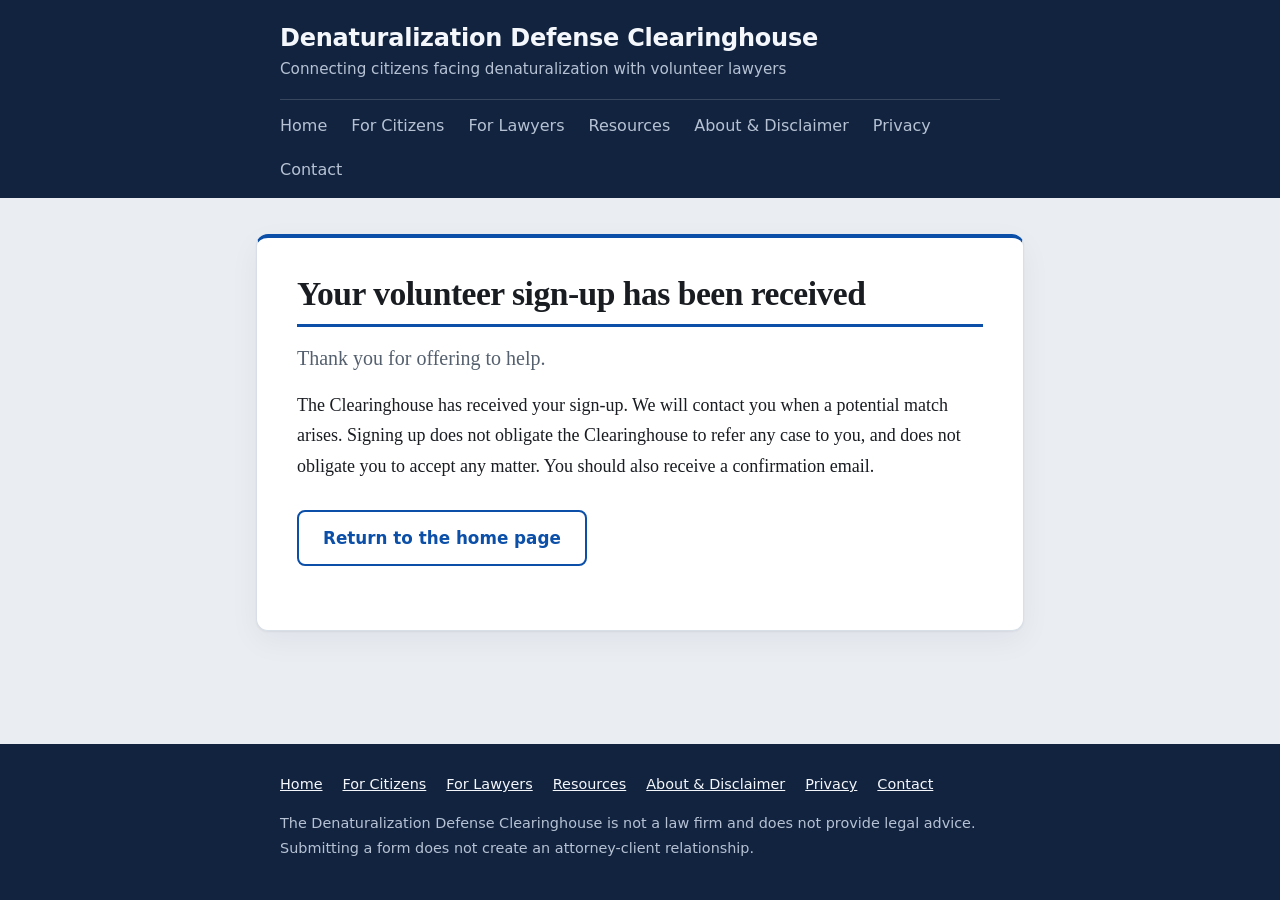
<file: lawyer-confirmation.html>
<!DOCTYPE html>
<html lang="en">
<head>
  <meta charset="UTF-8" />
  <meta name="viewport" content="width=device-width, initial-scale=1.0" />
  <title>Sign-Up Received — Denaturalization Defense Clearinghouse</title>
  <meta name="description" content="Your volunteer sign-up was received. The Clearinghouse will contact you when a potential match arises." />
  <link rel="stylesheet" href="styles.css" />
</head>
<body>
  <a class="skip-link" href="#main">Skip to content</a>

  <header class="site-header">
    <div class="container">
      <p class="site-title">
        <a href="index.html">
          <span class="name">Denaturalization Defense Clearinghouse</span>
          <span class="tagline">Connecting citizens facing denaturalization with volunteer lawyers</span>
        </a>
      </p>
      <nav class="main-nav" aria-label="Primary">
        <ul>
          <li><a href="index.html">Home</a></li>
          <li><a href="for-citizens.html">For Citizens</a></li>
          <li><a href="for-lawyers.html">For Lawyers</a></li>
          <li><a href="resources.html">Resources</a></li>
          <li><a href="about.html">About &amp; Disclaimer</a></li>
          <li><a href="privacy.html">Privacy</a></li>
          <li><a href="contact.html">Contact</a></li>
        </ul>
      </nav>
    </div>
  </header>

  <main id="main">
    <div class="container">
      <h1>Your volunteer sign-up has been received</h1>
      <p class="lead">Thank you for offering to help.</p>
      <p>
        The Clearinghouse has received your sign-up. We will contact you when a potential match
        arises. Signing up does not obligate the Clearinghouse to refer any case to you, and does
        not obligate you to accept any matter. You should also receive a confirmation email.
      </p>
      <div class="actions">
        <a class="button secondary" href="index.html">Return to the home page</a>
      </div>
    </div>
  </main>

  <footer class="site-footer">
    <div class="container">
      <nav aria-label="Footer">
        <ul>
          <li><a href="index.html">Home</a></li>
          <li><a href="for-citizens.html">For Citizens</a></li>
          <li><a href="for-lawyers.html">For Lawyers</a></li>
          <li><a href="resources.html">Resources</a></li>
          <li><a href="about.html">About &amp; Disclaimer</a></li>
          <li><a href="privacy.html">Privacy</a></li>
          <li><a href="contact.html">Contact</a></li>
        </ul>
      </nav>
      <p>
        The Denaturalization Defense Clearinghouse is not a law firm and does not provide legal
        advice. Submitting a form does not create an attorney-client relationship.
      </p>
    </div>
  </footer>
</body>
</html>
</file>
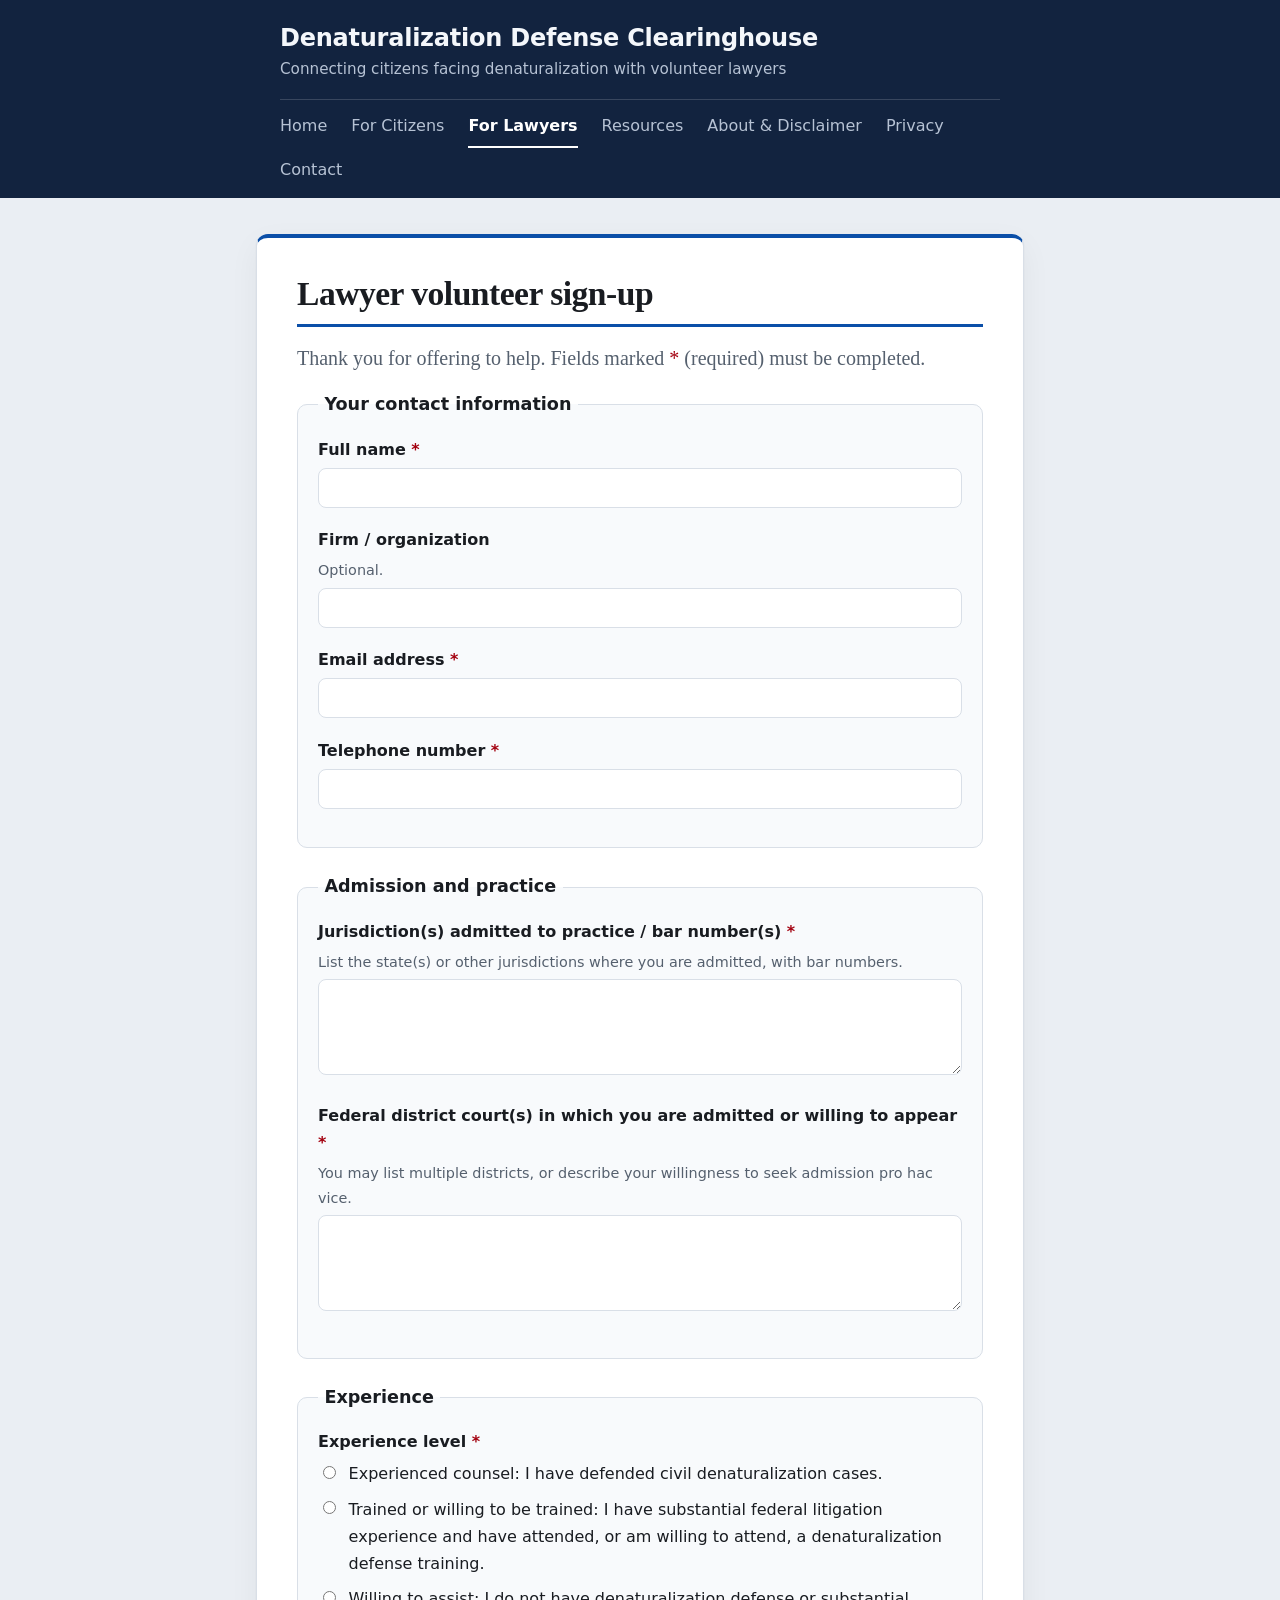
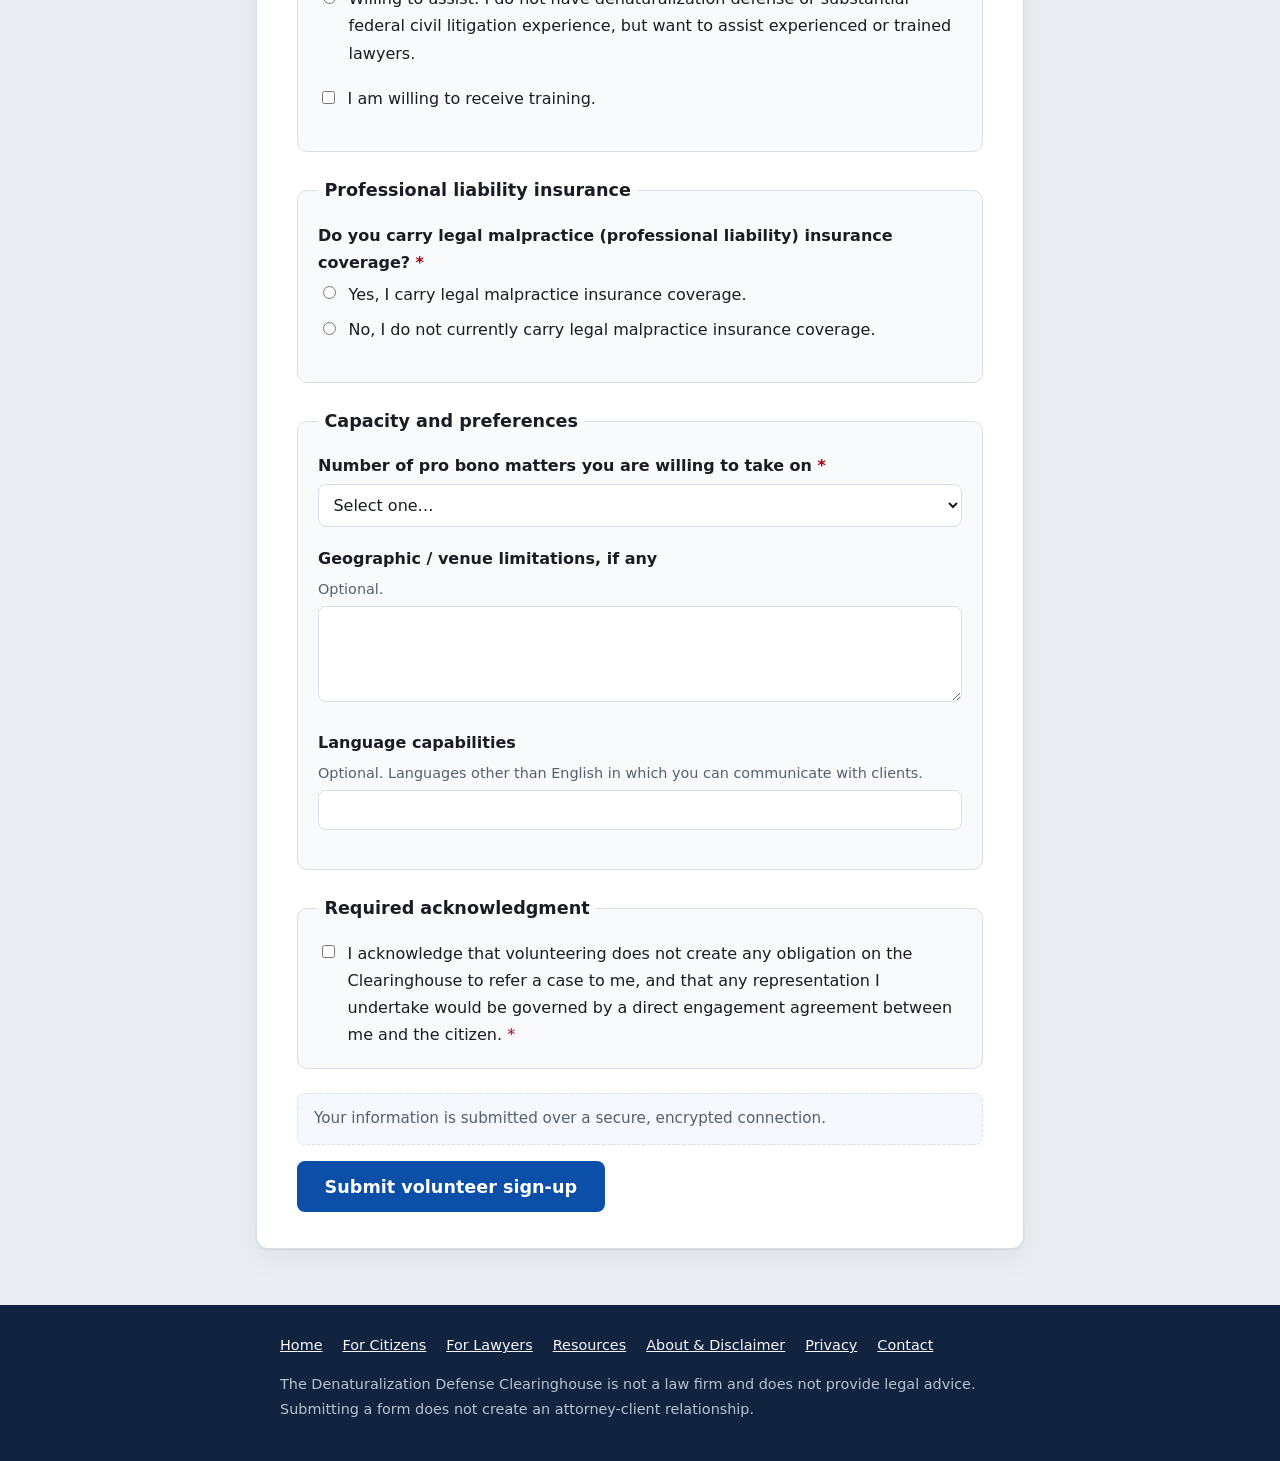
<file: lawyer-signup.html>
<!DOCTYPE html>
<html lang="en">
<head>
  <meta charset="UTF-8" />
  <meta name="viewport" content="width=device-width, initial-scale=1.0" />
  <title>Lawyer Sign-Up Form — Denaturalization Defense Clearinghouse</title>
  <meta name="description" content="Volunteer sign-up form for lawyers willing to represent citizens in civil denaturalization cases pro bono." />
  <link rel="stylesheet" href="styles.css" />
</head>
<body>
  <a class="skip-link" href="#main">Skip to content</a>

  <header class="site-header">
    <div class="container">
      <p class="site-title">
        <a href="index.html">
          <span class="name">Denaturalization Defense Clearinghouse</span>
          <span class="tagline">Connecting citizens facing denaturalization with volunteer lawyers</span>
        </a>
      </p>
      <nav class="main-nav" aria-label="Primary">
        <ul>
          <li><a href="index.html">Home</a></li>
          <li><a href="for-citizens.html">For Citizens</a></li>
          <li><a href="for-lawyers.html" aria-current="page">For Lawyers</a></li>
          <li><a href="resources.html">Resources</a></li>
          <li><a href="about.html">About &amp; Disclaimer</a></li>
          <li><a href="privacy.html">Privacy</a></li>
          <li><a href="contact.html">Contact</a></li>
        </ul>
      </nav>
    </div>
  </header>

  <main id="main">
    <div class="container">
      <h1>Lawyer volunteer sign-up</h1>
      <p class="lead">
        Thank you for offering to help. Fields marked
        <span class="req" aria-hidden="true">*</span> (required) must be completed.
      </p>

      <form action="#" method="post" novalidate data-guard data-form-type="lawyer" data-success="lawyer-confirmation.html">
        <input type="hidden" name="form_type" value="lawyer" />
        <div class="hp-field" aria-hidden="true">
          <label for="company">Company (leave blank)</label>
          <input type="text" id="company" name="company" tabindex="-1" autocomplete="off" />
        </div>
        <fieldset>
          <legend>Your contact information</legend>

          <div class="field">
            <label for="name">Full name <span class="req">*</span></label>
            <input type="text" id="name" name="name" autocomplete="name" required />
          </div>

          <div class="field">
            <label for="firm">Firm / organization</label>
            <span class="hint" id="firm-hint">Optional.</span>
            <input type="text" id="firm" name="firm" autocomplete="organization" aria-describedby="firm-hint" />
          </div>

          <div class="field">
            <label for="email">Email address <span class="req">*</span></label>
            <input type="email" id="email" name="email" autocomplete="email" required />
          </div>

          <div class="field">
            <label for="phone">Telephone number <span class="req">*</span></label>
            <input type="tel" id="phone" name="phone" autocomplete="tel" required />
          </div>
        </fieldset>

        <fieldset>
          <legend>Admission and practice</legend>

          <div class="field">
            <label for="bar">Jurisdiction(s) admitted to practice / bar number(s) <span class="req">*</span></label>
            <span class="hint" id="bar-hint">List the state(s) or other jurisdictions where you are admitted, with bar numbers.</span>
            <textarea id="bar" name="bar_admissions" required aria-describedby="bar-hint"></textarea>
          </div>

          <div class="field">
            <label for="districts">Federal district court(s) in which you are admitted or willing to appear <span class="req">*</span></label>
            <span class="hint" id="districts-hint">You may list multiple districts, or describe your willingness to seek admission pro hac vice.</span>
            <textarea id="districts" name="federal_districts" required aria-describedby="districts-hint"></textarea>
          </div>
        </fieldset>

        <fieldset>
          <legend>Experience</legend>
          <div class="field">
            <span class="label" id="experience-label" style="font-weight:600;display:block;margin-bottom:0.3rem;">Experience level <span class="req">*</span></span>
            <div class="radio-group" role="radiogroup" aria-labelledby="experience-label">
              <div class="radio-option">
                <input type="radio" id="exp-experienced" name="experience" value="experienced" required />
                <label for="exp-experienced">Experienced counsel: I have defended civil denaturalization cases.</label>
              </div>
              <div class="radio-option">
                <input type="radio" id="exp-trained" name="experience" value="trained" />
                <label for="exp-trained">Trained or willing to be trained: I have substantial federal litigation experience and have attended, or am willing to attend, a denaturalization defense training.</label>
              </div>
              <div class="radio-option">
                <input type="radio" id="exp-assist" name="experience" value="assist" />
                <label for="exp-assist">Willing to assist: I do not have denaturalization defense or substantial federal civil litigation experience, but want to assist experienced or trained lawyers.</label>
              </div>
            </div>
          </div>

          <div class="conditional" data-show-when="experience:experienced" hidden>
            <div class="field">
              <label for="denat-desc">Brief description of relevant denaturalization matters</label>
              <span class="hint" id="denat-desc-hint">Optional.</span>
              <textarea id="denat-desc" name="denaturalization_description" maxlength="1500" aria-describedby="denat-desc-hint denat-desc-count"></textarea>
              <span class="char-count" id="denat-desc-count" aria-live="polite"></span>
            </div>
          </div>

          <div class="field">
            <div class="checkbox-option">
              <input type="checkbox" id="training" name="willing_training" value="yes" />
              <label for="training">I am willing to receive training.</label>
            </div>
          </div>
        </fieldset>

        <fieldset>
          <legend>Professional liability insurance</legend>
          <div class="field">
            <span class="label" id="malpractice-label" style="font-weight:600;display:block;margin-bottom:0.3rem;">Do you carry legal malpractice (professional liability) insurance coverage? <span class="req">*</span></span>
            <div class="radio-group" role="radiogroup" aria-labelledby="malpractice-label">
              <div class="radio-option">
                <input type="radio" id="mal-yes" name="malpractice_insurance" value="yes" required />
                <label for="mal-yes">Yes, I carry legal malpractice insurance coverage.</label>
              </div>
              <div class="radio-option">
                <input type="radio" id="mal-no" name="malpractice_insurance" value="no" />
                <label for="mal-no">No, I do not currently carry legal malpractice insurance coverage.</label>
              </div>
            </div>
          </div>
        </fieldset>

        <fieldset>
          <legend>Capacity and preferences</legend>

          <div class="field">
            <label for="capacity">Number of pro bono matters you are willing to take on <span class="req">*</span></label>
            <select id="capacity" name="capacity" required>
              <option value="">Select one…</option>
              <option value="1">1</option>
              <option value="2">2</option>
              <option value="3+">3 or more</option>
              <option value="depends">Depends on the case</option>
            </select>
          </div>

          <div class="field">
            <label for="venue-limits">Geographic / venue limitations, if any</label>
            <span class="hint" id="venue-limits-hint">Optional.</span>
            <textarea id="venue-limits" name="venue_limitations" aria-describedby="venue-limits-hint"></textarea>
          </div>

          <div class="field">
            <label for="languages">Language capabilities</label>
            <span class="hint" id="languages-hint">Optional. Languages other than English in which you can communicate with clients.</span>
            <input type="text" id="languages" name="languages" aria-describedby="languages-hint" />
          </div>
        </fieldset>

        <fieldset>
          <legend>Required acknowledgment</legend>
          <div class="checkbox-option">
            <input type="checkbox" id="ack" name="ack" value="yes" required />
            <label for="ack">
              I acknowledge that volunteering does not create any obligation on the Clearinghouse
              to refer a case to me, and that any representation I undertake would be governed by a
              direct engagement agreement between me and the citizen. <span class="req">*</span>
            </label>
          </div>
        </fieldset>

        <div class="turnstile-slot"></div>

        <p class="form-note" aria-live="polite">
          Your information is submitted over a secure, encrypted connection.
        </p>

        <button type="submit">Submit volunteer sign-up</button>
      </form>
    </div>
  </main>

  <footer class="site-footer">
    <div class="container">
      <nav aria-label="Footer">
        <ul>
          <li><a href="index.html">Home</a></li>
          <li><a href="for-citizens.html">For Citizens</a></li>
          <li><a href="for-lawyers.html">For Lawyers</a></li>
          <li><a href="resources.html">Resources</a></li>
          <li><a href="about.html">About &amp; Disclaimer</a></li>
          <li><a href="privacy.html">Privacy</a></li>
          <li><a href="contact.html">Contact</a></li>
        </ul>
      </nav>
      <p>
        The Denaturalization Defense Clearinghouse is not a law firm and does not provide legal
        advice. Submitting a form does not create an attorney-client relationship.
      </p>
    </div>
  </footer>

  <script src="config.js"></script>
  <script src="forms.js" defer></script>
</body>
</html>
</file>
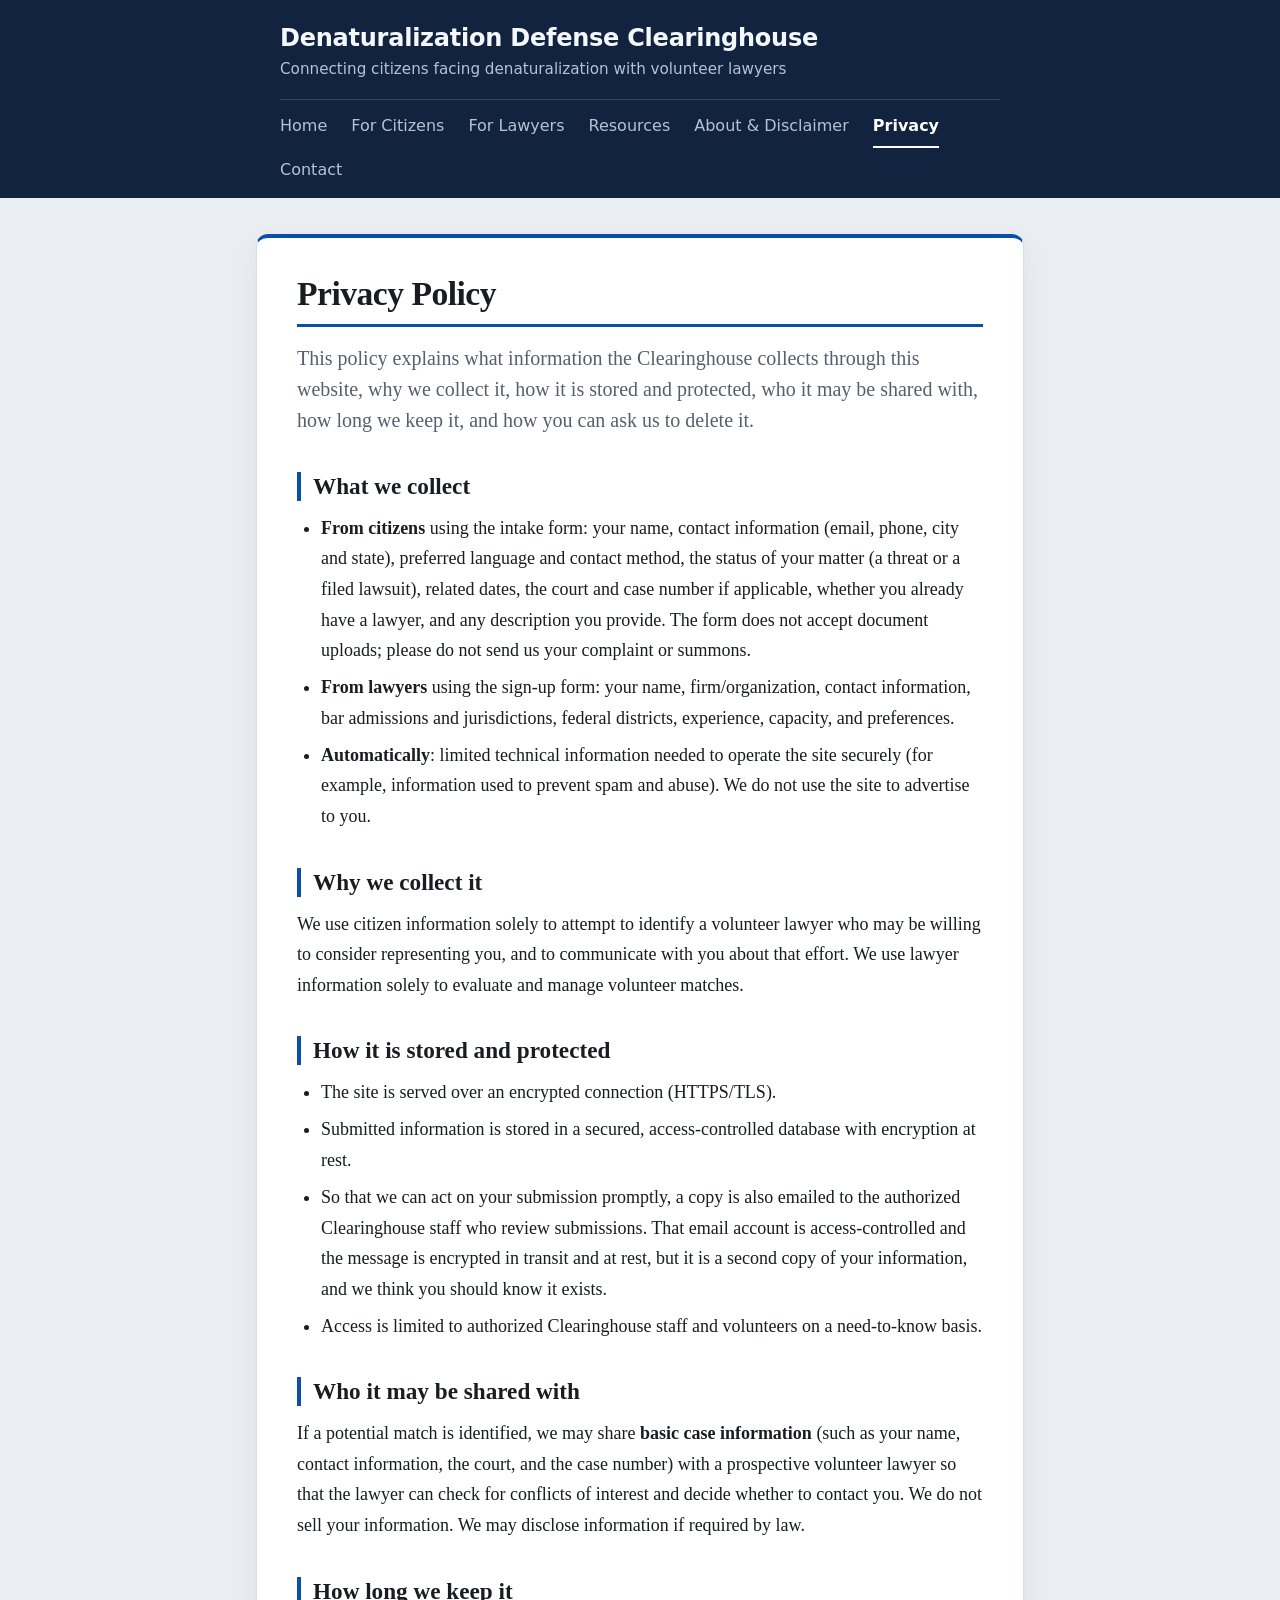
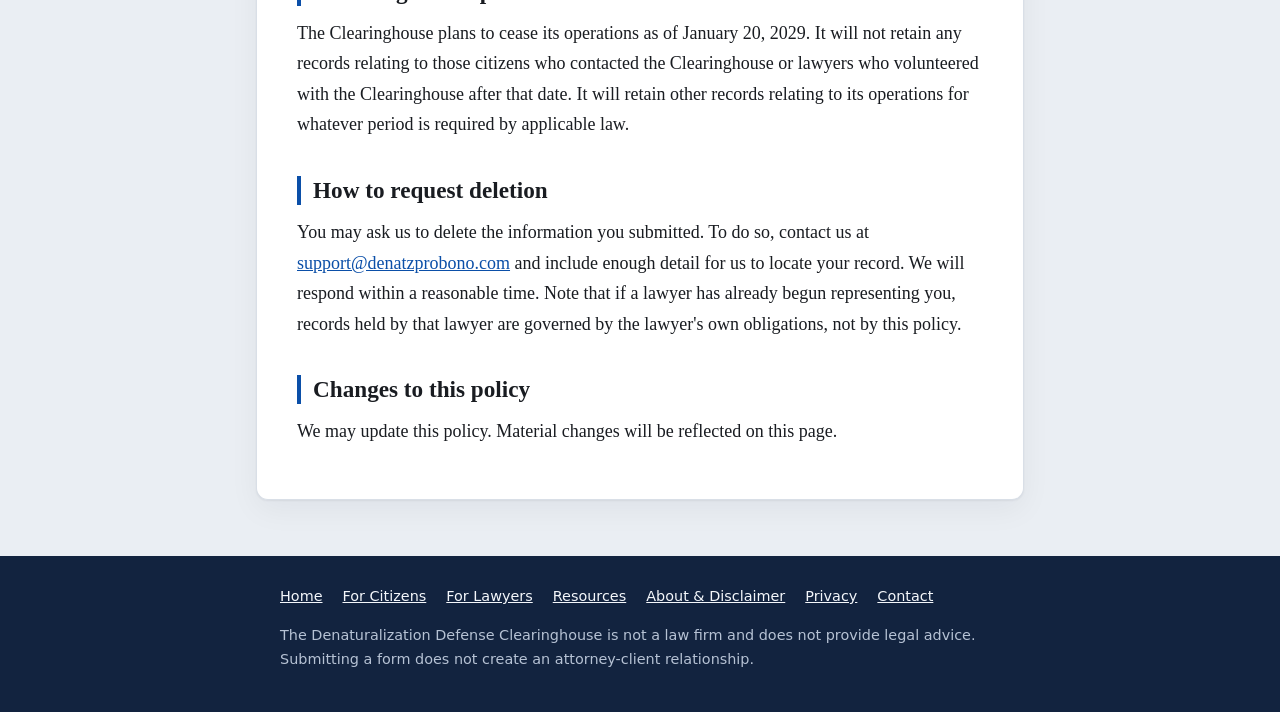
<file: privacy.html>
<!DOCTYPE html>
<html lang="en">
<head>
  <meta charset="UTF-8" />
  <meta name="viewport" content="width=device-width, initial-scale=1.0" />
  <title>Privacy Policy — Denaturalization Defense Clearinghouse</title>
  <meta name="description" content="How the Clearinghouse collects, stores, uses, shares, and retains submitted information, and how to request deletion." />
  <link rel="stylesheet" href="styles.css" />
</head>
<body>
  <a class="skip-link" href="#main">Skip to content</a>

  <header class="site-header">
    <div class="container">
      <p class="site-title">
        <a href="index.html">
          <span class="name">Denaturalization Defense Clearinghouse</span>
          <span class="tagline">Connecting citizens facing denaturalization with volunteer lawyers</span>
        </a>
      </p>
      <nav class="main-nav" aria-label="Primary">
        <ul>
          <li><a href="index.html">Home</a></li>
          <li><a href="for-citizens.html">For Citizens</a></li>
          <li><a href="for-lawyers.html">For Lawyers</a></li>
          <li><a href="resources.html">Resources</a></li>
          <li><a href="about.html">About &amp; Disclaimer</a></li>
          <li><a href="privacy.html" aria-current="page">Privacy</a></li>
          <li><a href="contact.html">Contact</a></li>
        </ul>
      </nav>
    </div>
  </header>

  <main id="main">
    <div class="container">
      <h1>Privacy Policy</h1>

      <p class="lead">
        This policy explains what information the Clearinghouse collects through this website, why
        we collect it, how it is stored and protected, who it may be shared with, how long we keep
        it, and how you can ask us to delete it.
      </p>
      <h2>What we collect</h2>
      <ul class="prose">
        <li><strong>From citizens</strong> using the intake form: your name, contact information (email, phone, city and state), preferred language and contact method, the status of your matter (a threat or a filed lawsuit), related dates, the court and case number if applicable, whether you already have a lawyer, and any description you provide. The form does not accept document uploads; please do not send us your complaint or summons.</li>
        <li><strong>From lawyers</strong> using the sign-up form: your name, firm/organization, contact information, bar admissions and jurisdictions, federal districts, experience, capacity, and preferences.</li>
        <li><strong>Automatically</strong>: limited technical information needed to operate the site securely (for example, information used to prevent spam and abuse). We do not use the site to advertise to you.</li>
      </ul>

      <h2>Why we collect it</h2>
      <p>
        We use citizen information solely to attempt to identify a volunteer lawyer who may be
        willing to consider representing you, and to communicate with you about that effort. We use
        lawyer information solely to evaluate and manage volunteer matches.
      </p>

      <h2>How it is stored and protected</h2>
      <ul class="prose">
        <li>The site is served over an encrypted connection (HTTPS/TLS).</li>
        <li>Submitted information is stored in a secured, access-controlled database with encryption at rest.</li>
        <li>So that we can act on your submission promptly, a copy is also emailed to the authorized Clearinghouse staff who review submissions. That email account is access-controlled and the message is encrypted in transit and at rest, but it is a second copy of your information, and we think you should know it exists.</li>
        <li>Access is limited to authorized Clearinghouse staff and volunteers on a need-to-know basis.</li>
      </ul>

      <h2>Who it may be shared with</h2>
      <p>
        If a potential match is identified, we may share <strong>basic case information</strong>
        (such as your name, contact information, the court, and the case number) with a prospective
        volunteer lawyer so that the lawyer can check for conflicts of interest and decide whether
        to contact you. We do not sell your information. We may disclose information if required by
        law.
      </p>

      <h2>How long we keep it</h2>
      <p>
        The Clearinghouse plans to cease its operations as of January 20, 2029. It will not retain
        any records relating to those citizens who contacted the Clearinghouse or lawyers who
        volunteered with the Clearinghouse after that date. It will retain other records relating to
        its operations for whatever period is required by applicable law.
      </p>

      <h2>How to request deletion</h2>
      <p>
        You may ask us to delete the information you submitted. To do so, contact us at
        <a href="mailto:support@denatzprobono.com">support@denatzprobono.com</a>
        and include enough detail for us to locate your record. We
        will respond within a reasonable time. Note that if a lawyer has already begun representing
        you, records held by that lawyer are governed by the lawyer's own obligations, not by this
        policy.
      </p>

      <h2>Changes to this policy</h2>
      <p>
        We may update this policy. Material changes will be reflected on this page.
      </p>
    </div>
  </main>

  <footer class="site-footer">
    <div class="container">
      <nav aria-label="Footer">
        <ul>
          <li><a href="index.html">Home</a></li>
          <li><a href="for-citizens.html">For Citizens</a></li>
          <li><a href="for-lawyers.html">For Lawyers</a></li>
          <li><a href="resources.html">Resources</a></li>
          <li><a href="about.html">About &amp; Disclaimer</a></li>
          <li><a href="privacy.html">Privacy</a></li>
          <li><a href="contact.html">Contact</a></li>
        </ul>
      </nav>
      <p>
        The Denaturalization Defense Clearinghouse is not a law firm and does not provide legal
        advice. Submitting a form does not create an attorney-client relationship.
      </p>
    </div>
  </footer>
</body>
</html>
</file>
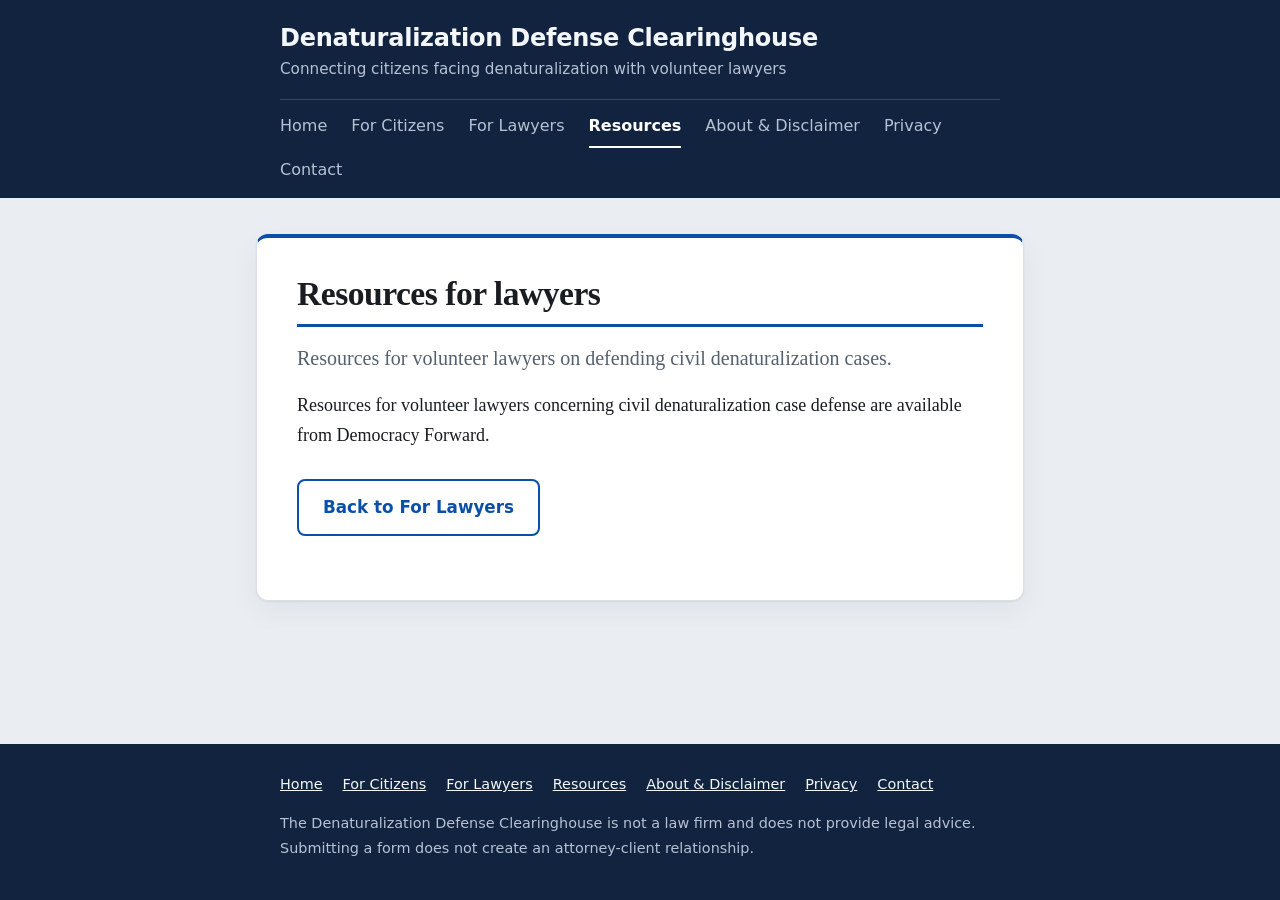
<file: resources.html>
<!DOCTYPE html>
<html lang="en">
<head>
  <meta charset="UTF-8" />
  <meta name="viewport" content="width=device-width, initial-scale=1.0" />
  <title>Resources for Lawyers — Denaturalization Defense Clearinghouse</title>
  <meta name="description" content="Resources for volunteer lawyers on defending civil denaturalization cases." />
  <link rel="stylesheet" href="styles.css" />
</head>
<body>
  <a class="skip-link" href="#main">Skip to content</a>

  <header class="site-header">
    <div class="container">
      <p class="site-title">
        <a href="index.html">
          <span class="name">Denaturalization Defense Clearinghouse</span>
          <span class="tagline">Connecting citizens facing denaturalization with volunteer lawyers</span>
        </a>
      </p>
      <nav class="main-nav" aria-label="Primary">
        <ul>
          <li><a href="index.html">Home</a></li>
          <li><a href="for-citizens.html">For Citizens</a></li>
          <li><a href="for-lawyers.html">For Lawyers</a></li>
          <li><a href="resources.html" aria-current="page">Resources</a></li>
          <li><a href="about.html">About &amp; Disclaimer</a></li>
          <li><a href="privacy.html">Privacy</a></li>
          <li><a href="contact.html">Contact</a></li>
        </ul>
      </nav>
    </div>
  </header>

  <main id="main">
    <div class="container">
      <h1>Resources for lawyers</h1>

      <p class="lead">
        Resources for volunteer lawyers on defending civil denaturalization cases.
      </p>

      <p>
        Resources for volunteer lawyers concerning civil denaturalization case defense are
        available from Democracy Forward.
      </p>

      <div class="actions">
        <a class="button secondary" href="for-lawyers.html">Back to For Lawyers</a>
      </div>
    </div>
  </main>

  <footer class="site-footer">
    <div class="container">
      <nav aria-label="Footer">
        <ul>
          <li><a href="index.html">Home</a></li>
          <li><a href="for-citizens.html">For Citizens</a></li>
          <li><a href="for-lawyers.html">For Lawyers</a></li>
          <li><a href="resources.html">Resources</a></li>
          <li><a href="about.html">About &amp; Disclaimer</a></li>
          <li><a href="privacy.html">Privacy</a></li>
          <li><a href="contact.html">Contact</a></li>
        </ul>
      </nav>
      <p>
        The Denaturalization Defense Clearinghouse is not a law firm and does not provide legal
        advice. Submitting a form does not create an attorney-client relationship.
      </p>
    </div>
  </footer>
</body>
</html>
</file>
<file: styles.css>
/* ---------------------------------------------------------------------------
   Denaturalization Defense Clearinghouse
   Text-first, lightly designed. No images/icons/logos — visual interest comes
   from color, type, spacing, and layout only. Mobile-responsive, WCAG 2.1 AA.
--------------------------------------------------------------------------- */

:root {
  --brand: #0b4fa8;          /* links, buttons, accents */
  --brand-hover: #08376f;
  --brand-dark: #12233f;     /* header / footer bar */
  --bg: #eaeef3;             /* page tint behind the content panel */
  --card: #ffffff;           /* content panel */
  --text: #191c21;
  --text-muted: #55606e;
  --border: #d9dfe7;
  --header-text: #f4f7fb;
  --header-muted: #b6c2d4;
  --header-line: rgba(255, 255, 255, 0.16);
  --warn-bg: #fbf3e2;
  --warn-border: #c98a00;
  --warn-text: #4a3a0c;
  --error: #a3000f;

  --max-width: 48rem;
  --radius: 12px;
  --font: Georgia, "Times New Roman", serif;
  --font-ui: system-ui, -apple-system, "Segoe UI", Roboto, sans-serif;
}

@media (prefers-color-scheme: dark) {
  :root {
    --brand: #7cb0f5;
    --brand-hover: #a9caf8;
    --brand-dark: #0b1220;
    --bg: #0c0e12;
    --card: #161a20;
    --text: #e9ebee;
    --text-muted: #aab2bd;
    --border: #2a303a;
    --header-text: #f2f5f9;
    --header-muted: #9fb0c6;
    --header-line: rgba(255, 255, 255, 0.10);
    --warn-bg: #2c2618;
    --warn-border: #c98a00;
    --warn-text: #f0e2c2;
    --error: #ff7b85;
  }
}

* { box-sizing: border-box; }

html { font-size: 100%; }

body {
  margin: 0;
  background: var(--bg);
  color: var(--text);
  font-family: var(--font);
  font-size: 1.125rem;
  line-height: 1.7;
  display: flex;
  flex-direction: column;
  min-height: 100vh;
}

.container {
  width: 100%;
  max-width: var(--max-width);
  margin-inline: auto;
  padding-inline: 1.5rem;
}

/* ---- Skip link ---- */
.skip-link {
  position: absolute;
  left: -999px;
  top: 0;
  background: var(--brand);
  color: #fff;
  padding: 0.5rem 1rem;
  z-index: 100;
}
.skip-link:focus { left: 0; }

/* ---- Header / nav (colored bar) ---- */
.site-header {
  background: var(--brand-dark);
  color: var(--header-text);
  font-family: var(--font-ui);
}
.site-title {
  margin: 0;
  padding: 1.5rem 0 1rem;
}
.site-title a { color: var(--header-text); text-decoration: none; display: block; }
.site-title .name {
  display: block;
  font-size: 1.5rem;
  font-weight: 700;
  letter-spacing: -0.01em;
  line-height: 1.2;
}
.site-title .tagline {
  display: block;
  font-size: 0.95rem;
  font-weight: 400;
  color: var(--header-muted);
  margin-top: 0.25rem;
}

.main-nav {
  border-top: 1px solid var(--header-line);
}
.main-nav ul {
  list-style: none;
  margin: 0;
  padding: 0.4rem 0;
  display: flex;
  flex-wrap: wrap;
  gap: 0.1rem 1.5rem;
}
.main-nav a {
  color: var(--header-muted);
  text-decoration: none;
  font-size: 1rem;
  padding: 0.4rem 0;
  display: inline-block;
  border-bottom: 2px solid transparent;
}
.main-nav a:hover { color: var(--header-text); border-bottom-color: var(--header-muted); }
.main-nav a[aria-current="page"] { color: #fff; font-weight: 600; border-bottom-color: #fff; }

/* ---- Main content panel ---- */
main { flex: 1 0 auto; padding-block: 2.25rem 3.5rem; }
main > .container {
  background: var(--card);
  border: 1px solid var(--border);
  border-top: 4px solid var(--brand);
  border-radius: var(--radius);
  padding: 2.25rem 2.5rem;
  box-shadow: 0 1px 2px rgba(16, 24, 40, 0.06), 0 10px 30px rgba(16, 24, 40, 0.05);
}

h1 {
  font-size: 2.1rem;
  line-height: 1.2;
  letter-spacing: -0.015em;
  margin: 0 0 1rem;
  padding-bottom: 0.6rem;
  border-bottom: 3px solid var(--brand);
}
h2 {
  font-size: 1.45rem;
  line-height: 1.25;
  margin: 2.25rem 0 0.75rem;
  padding-left: 0.75rem;
  border-left: 4px solid var(--brand);
}
h3 { font-size: 1.15rem; margin: 1.5rem 0 0.5rem; }

p, ul.prose, ol.prose { margin: 0 0 1rem; }
ul.prose, ol.prose { padding-left: 1.5rem; }
ul.prose li, ol.prose li { margin-bottom: 0.4rem; }

a { color: var(--brand); }
a:hover { color: var(--brand-hover); }

.lead {
  font-size: 1.25rem;
  line-height: 1.55;
  color: var(--text-muted);
}

.define { font-style: italic; color: var(--text-muted); }

/* ---- Buttons / calls to action ---- */
.actions {
  margin: 1.75rem 0;
  display: flex;
  flex-wrap: wrap;
  gap: 0.75rem;
}
.button {
  font-family: var(--font-ui);
  font-size: 1.05rem;
  font-weight: 600;
  display: inline-block;
  padding: 0.75rem 1.5rem;
  border: 2px solid var(--brand);
  border-radius: 8px;
  text-decoration: none;
  color: #fff;
  background: var(--brand);
  transition: background-color 0.12s ease, border-color 0.12s ease, color 0.12s ease;
}
.button:hover { background: var(--brand-hover); border-color: var(--brand-hover); color: #fff; }
.button.secondary { background: transparent; color: var(--brand); }
.button.secondary:hover { background: color-mix(in srgb, var(--brand) 10%, transparent); color: var(--brand-hover); }

/* A lighter-weight CTA row that sits high on a page */
.cta-early {
  margin: 1.5rem 0 0.5rem;
  padding: 1.1rem 1.25rem;
  background: color-mix(in srgb, var(--brand) 8%, var(--card));
  border: 1px solid color-mix(in srgb, var(--brand) 25%, var(--border));
  border-radius: 10px;
  display: flex;
  flex-wrap: wrap;
  align-items: center;
  gap: 0.5rem 1rem;
  font-family: var(--font-ui);
}
.cta-early p { margin: 0; font-size: 1rem; color: var(--text); }
.cta-early .button { margin-left: auto; }

/* ---- Callout (informational note, lighter than the legal disclaimer) ---- */
.callout {
  border: 1px solid var(--border);
  border-left: 4px solid var(--brand);
  background: color-mix(in srgb, var(--brand) 5%, var(--card));
  padding: 0.9rem 1.15rem;
  margin: 1.5rem 0;
  border-radius: 8px;
  font-family: var(--font-ui);
  font-size: 1rem;
  line-height: 1.55;
}
.callout p { margin: 0; }

/* ---- Disclaimer box ---- */
.disclaimer {
  border: 1px solid var(--warn-border);
  border-left: 5px solid var(--warn-border);
  background: var(--warn-bg);
  color: var(--warn-text);
  padding: 1.1rem 1.25rem;
  margin: 1.75rem 0;
  border-radius: 8px;
  font-family: var(--font-ui);
  font-size: 1rem;
  line-height: 1.55;
}
.disclaimer strong { display: block; margin-bottom: 0.4rem; }

/* ---- Forms ---- */
form { font-family: var(--font-ui); font-size: 1rem; }
fieldset {
  border: 1px solid var(--border);
  border-radius: 10px;
  margin: 0 0 1.5rem;
  padding: 1rem 1.25rem 1.25rem;
  background: color-mix(in srgb, var(--brand) 3%, var(--card));
}
legend { font-weight: 700; font-size: 1.1rem; padding: 0 0.4rem; }

.field { margin-bottom: 1.15rem; }
.field > label { display: block; font-weight: 600; margin-bottom: 0.3rem; }
.field .hint { display: block; font-weight: 400; color: var(--text-muted); font-size: 0.9rem; margin-bottom: 0.3rem; }
.req { color: var(--error); }

input[type="text"],
input[type="email"],
input[type="tel"],
input[type="date"],
input[type="search"],
input[type="file"],
select,
textarea {
  width: 100%;
  font-family: inherit;
  font-size: 1rem;
  padding: 0.6rem 0.65rem;
  border: 1px solid var(--border);
  border-radius: 8px;
  background: var(--card);
  color: var(--text);
}
textarea { min-height: 6rem; resize: vertical; }

.radio-group, .checkbox-group { display: grid; gap: 0.5rem; margin-top: 0.25rem; }
.radio-option, .checkbox-option { display: flex; gap: 0.6rem; align-items: flex-start; font-weight: 400; }
.radio-option input, .checkbox-option input { margin-top: 0.35rem; flex: 0 0 auto; }
.radio-option label, .checkbox-option label { font-weight: 400; }

.conditional { border-left: 3px solid var(--border); padding-left: 1rem; margin: 0.5rem 0 1rem; }
[hidden] { display: none !important; }

.char-count { font-size: 0.85rem; color: var(--text-muted); }

button[type="submit"] {
  font-family: var(--font-ui);
  font-size: 1.1rem;
  font-weight: 700;
  padding: 0.85rem 1.6rem;
  border: 2px solid var(--brand);
  border-radius: 8px;
  background: var(--brand);
  color: #fff;
  cursor: pointer;
}
button[type="submit"]:hover { background: var(--brand-hover); border-color: var(--brand-hover); }

.form-note {
  font-family: var(--font-ui);
  font-size: 0.95rem;
  border: 1px dashed var(--border);
  background: color-mix(in srgb, var(--brand) 4%, var(--card));
  padding: 0.75rem 1rem;
  margin: 1rem 0;
  border-radius: 8px;
  color: var(--text-muted);
}

/* ---- Focus visibility (keyboard) ---- */
a:focus-visible,
button:focus-visible,
input:focus-visible,
select:focus-visible,
textarea:focus-visible {
  outline: 3px solid var(--brand);
  outline-offset: 2px;
}

/* ---- Footer (colored bar) ---- */
.site-footer {
  flex-shrink: 0;
  background: var(--brand-dark);
  color: var(--header-muted);
  font-family: var(--font-ui);
  font-size: 0.9rem;
  padding-block: 1.75rem 2.5rem;
}
.site-footer nav ul {
  list-style: none;
  margin: 0 0 0.9rem;
  padding: 0;
  display: flex;
  flex-wrap: wrap;
  gap: 0.35rem 1.25rem;
}
.site-footer a { color: var(--header-text); }
.site-footer a:hover { color: #fff; }
.site-footer p { margin: 0; max-width: 46rem; }

/* ---- Responsive ---- */
@media (max-width: 640px) {
  body { font-size: 1.06rem; }
  main > .container { padding: 1.5rem 1.25rem; }
  h1 { font-size: 1.75rem; }
  h2 { font-size: 1.3rem; }
  .cta-early .button { margin-left: 0; width: 100%; text-align: center; }
}

/* ---- Anti-bot honeypot (hidden from humans, off-screen not display:none so
       bots that skip hidden fields still see it) ---- */
.hp-field {
  position: absolute;
  left: -9999px;
  width: 1px;
  height: 1px;
  overflow: hidden;
}
.turnstile-slot { margin: 1.25rem 0; }

/* ---- Utility ---- */
.visually-hidden {
  position: absolute;
  width: 1px; height: 1px;
  padding: 0; margin: -1px;
  overflow: hidden; clip: rect(0 0 0 0);
  white-space: nowrap; border: 0;
}
</file>
